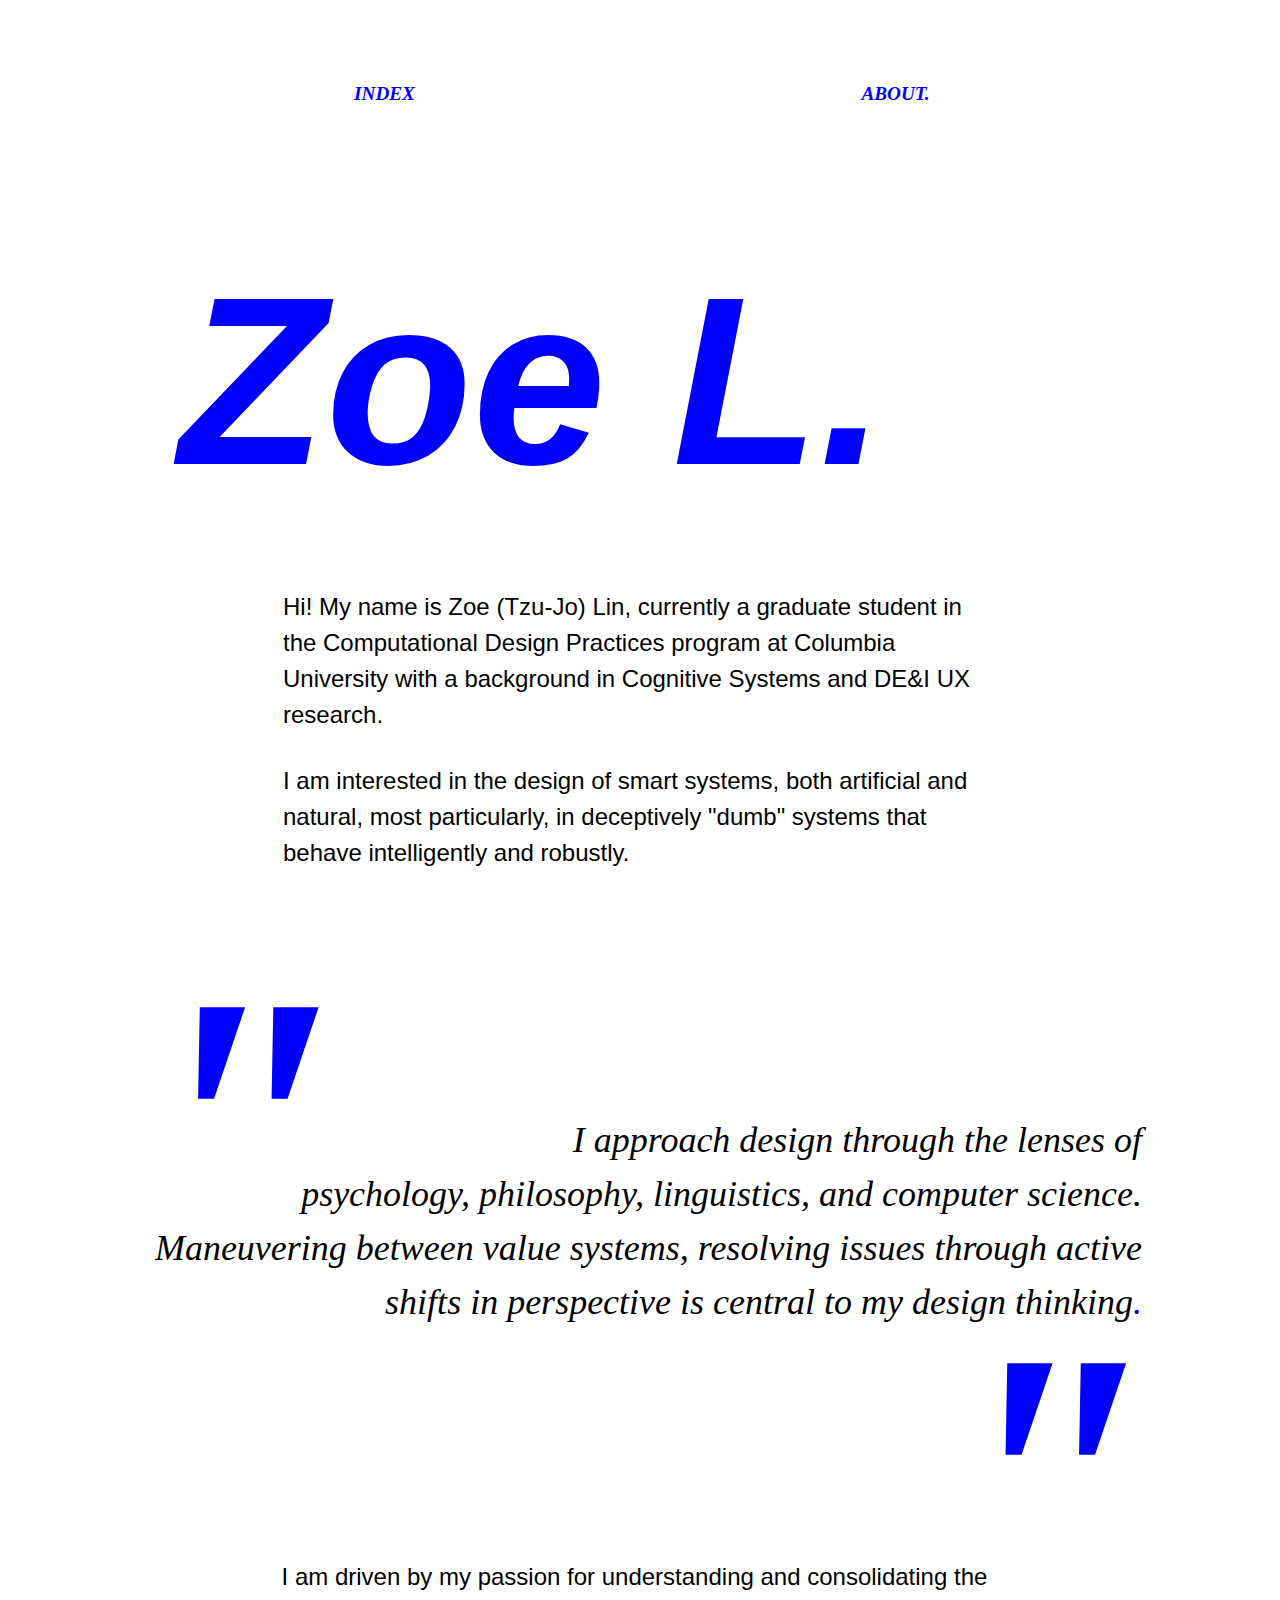
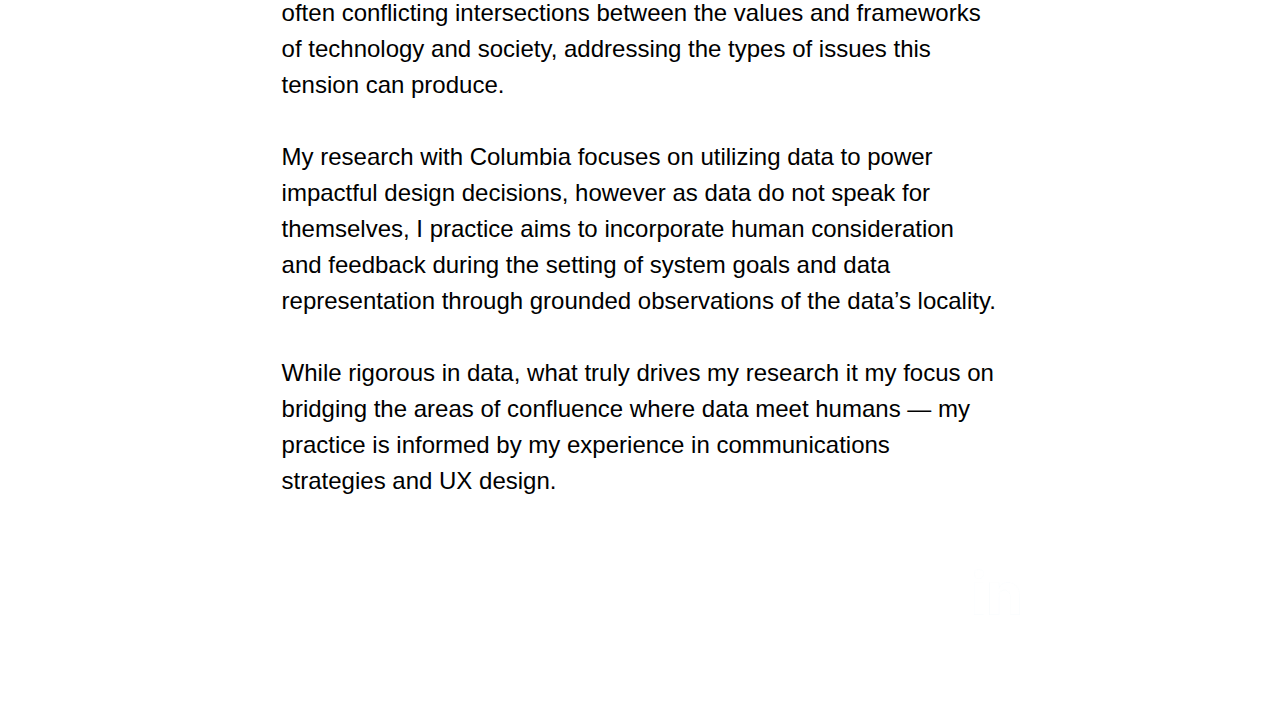
<file: about.html>
<!DOCTYPE html>
<html>
    <head>
        <title>About</title>
        <meta charset="utf-8">
        <link rel="stylesheet" href="style.css">
      </head>
    <body style="background-color:white; margin:5% 10% 0% 10%;">
        <header style="margin-bottom: 0; padding-bottom: 0;">
            <nav>
                <table style="width:100%">
                    <tr>
                        <th style="width: 50%;"><a href="index.html"><h2> 
                            INDEX 
                        </h2></a></th>
                        <th style="width: 50%;"><a href="about.html"><h2> 
                            ABOUT. 
                        </h2></a></th>
                      </tr>
                </table>
            </nav>
            <h1>Zoe L.</h1>
        </header>
        <table>
            <tr>
                <td style="padding: 0 15% 0 15%;">
                    <div class="text">
                        Hi! My name is Zoe (Tzu-Jo) Lin, currently a graduate student in the Computational Design Practices program at Columbia University with a background in Cognitive Systems and DE&I UX research.
                    </div>
                    <div class="text">
                        I am interested in the design of smart systems, both artificial and natural, most particularly, in deceptively "dumb" systems that behave intelligently and robustly. 
                    </div>
                </td>
            </tr>
        </table>
        <div class="text" style="text-align: left; font-style:italic; margin-top:80px; ">
            <span><b><sub>"    </sub></b></span>
        </div> 
        <div class="text" style="text-align: right; font-style:italic; margin-top:-100px ; margin-bottom:50px; padding-right:10px;">
            <span>
                I approach design through the lenses of 
                <br>psychology, philosophy, linguistics, and computer science. 
                <br>Maneuvering between value systems, resolving issues through active shifts in perspective is central to my design thinking<c style="color: blue;">.</c>
            </span>        
        </div> 
        <div class="text" style="text-align: right; font-style:italic; margin-top:-70px;">
            <span><b><sub>"    </sub></b></span>
        </div> 
        <div class="text" style="padding: 0 15% 0 15%;"> 
            I am driven by my passion for understanding and consolidating the often conflicting intersections between the values and frameworks of technology and society, 
            addressing the types of issues this tension can produce. 
            <br><br>
            My research with Columbia focuses on utilizing data to power impactful design decisions, however as data do not speak for themselves, I practice aims to incorporate human consideration 
            and feedback during the setting of system goals and data representation through grounded observations of the data’s locality.
            <br><br>
            While rigorous in data, what truly drives my research it 
            my focus on bridging the areas of confluence where data meet humans — my practice is informed by my experience in communications strategies and UX design.
        </div>
    <footer style="margin: 5%;">
        <p style="text-align: right; margin-bottom: 0px;">
        <a href="https://www.instagram.com/zoelin1122/"><img src="Assets/IG.png" alt="IG" style="padding:1%; width:5%"></a>
        <a href="https://www.linkedin.com/in/zoe-tzu-jo-lin-00b18047/"><img src="Assets/LI.png" alt="LI" style="padding:1%; width:5%"></a>
        <a href="Zoe Lin_CV.pdf"><img src="Assets/cv.png" alt="CV.png" style="padding:1%; width:5%"></a></p>
    </footer>
</html>
</file>
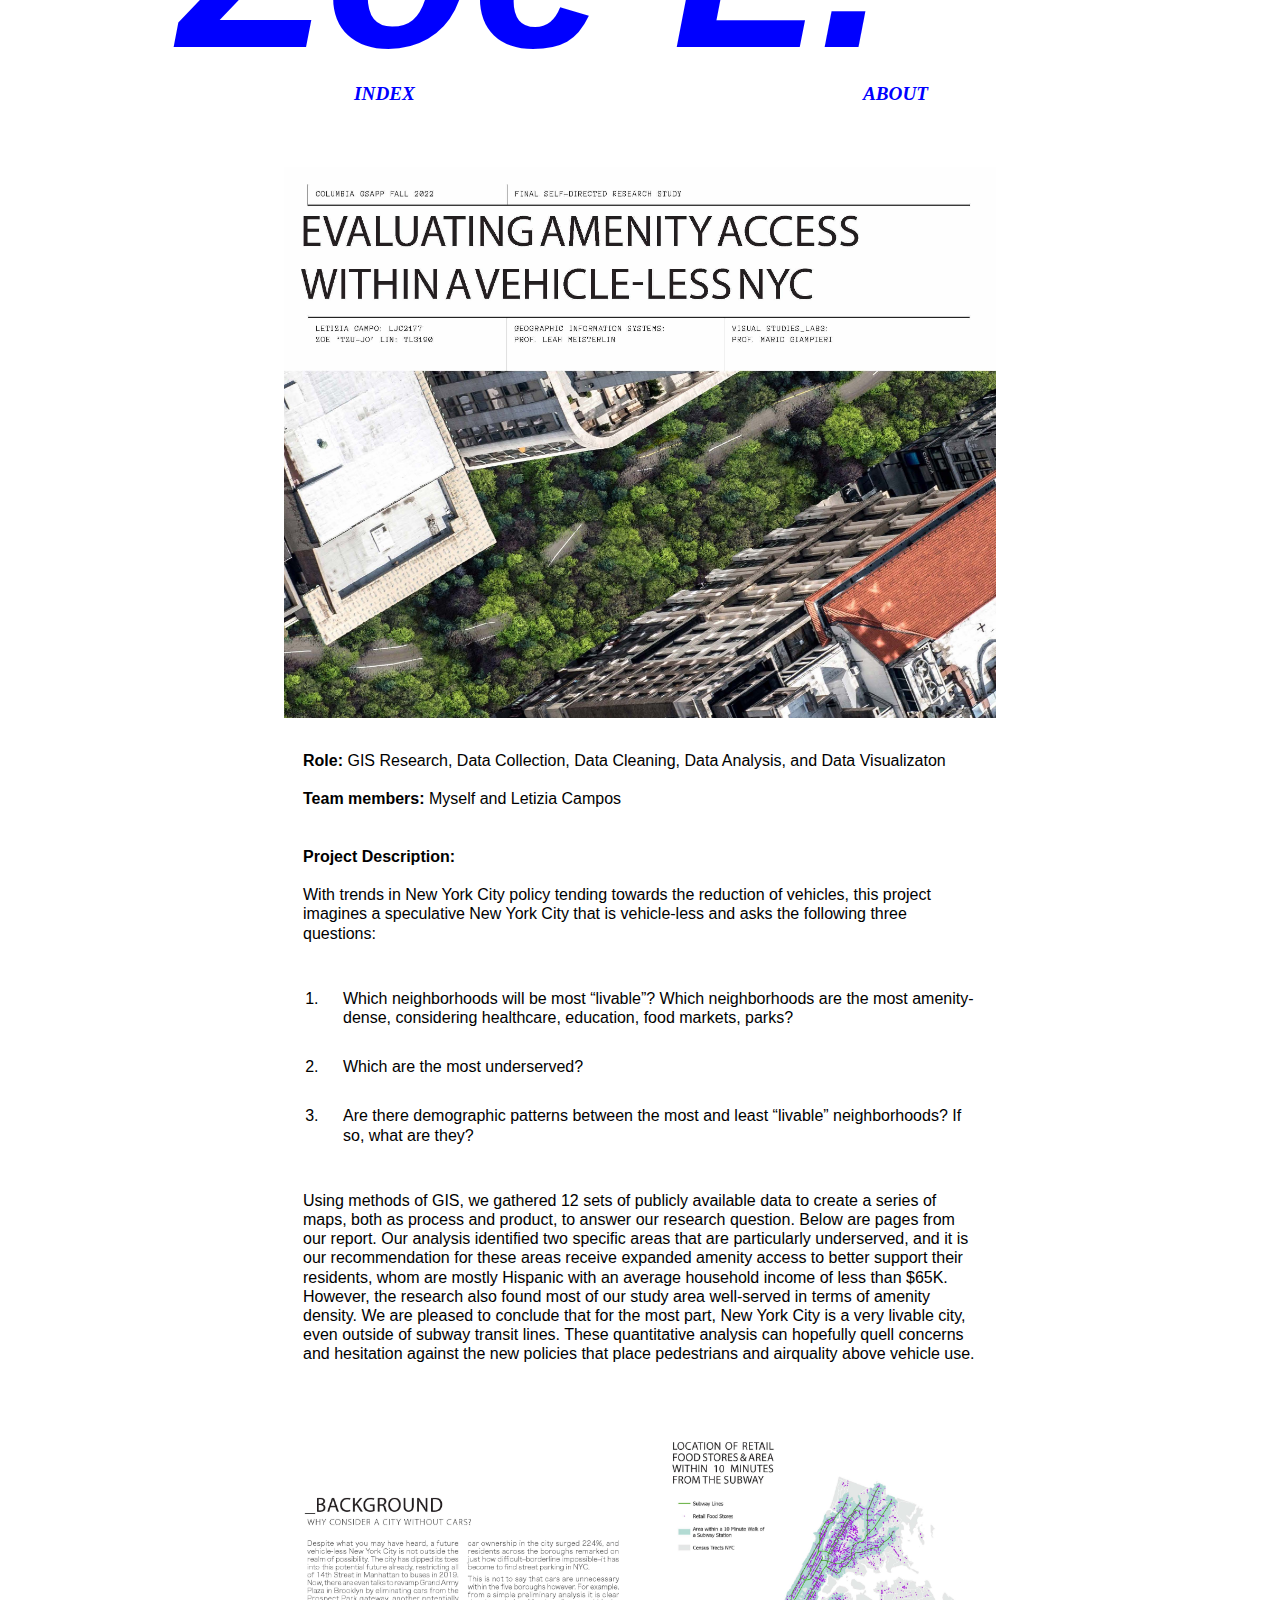
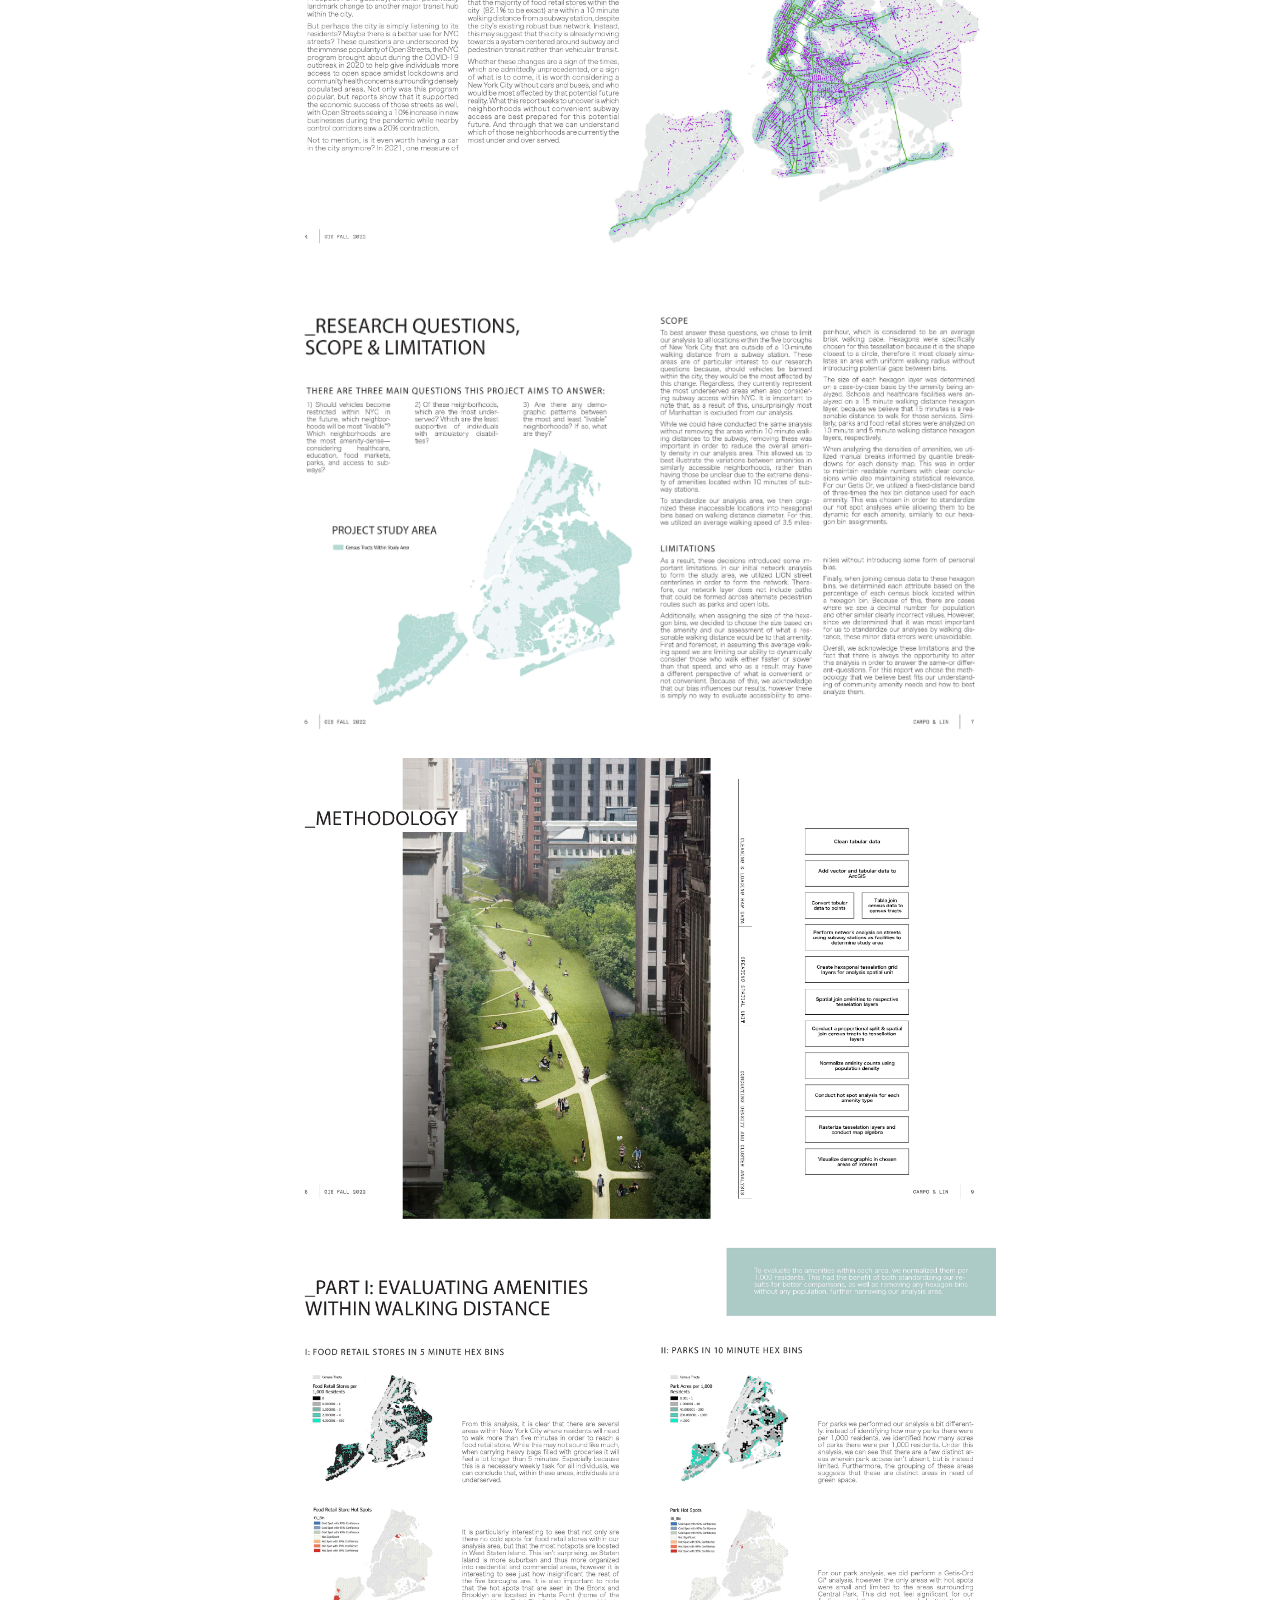
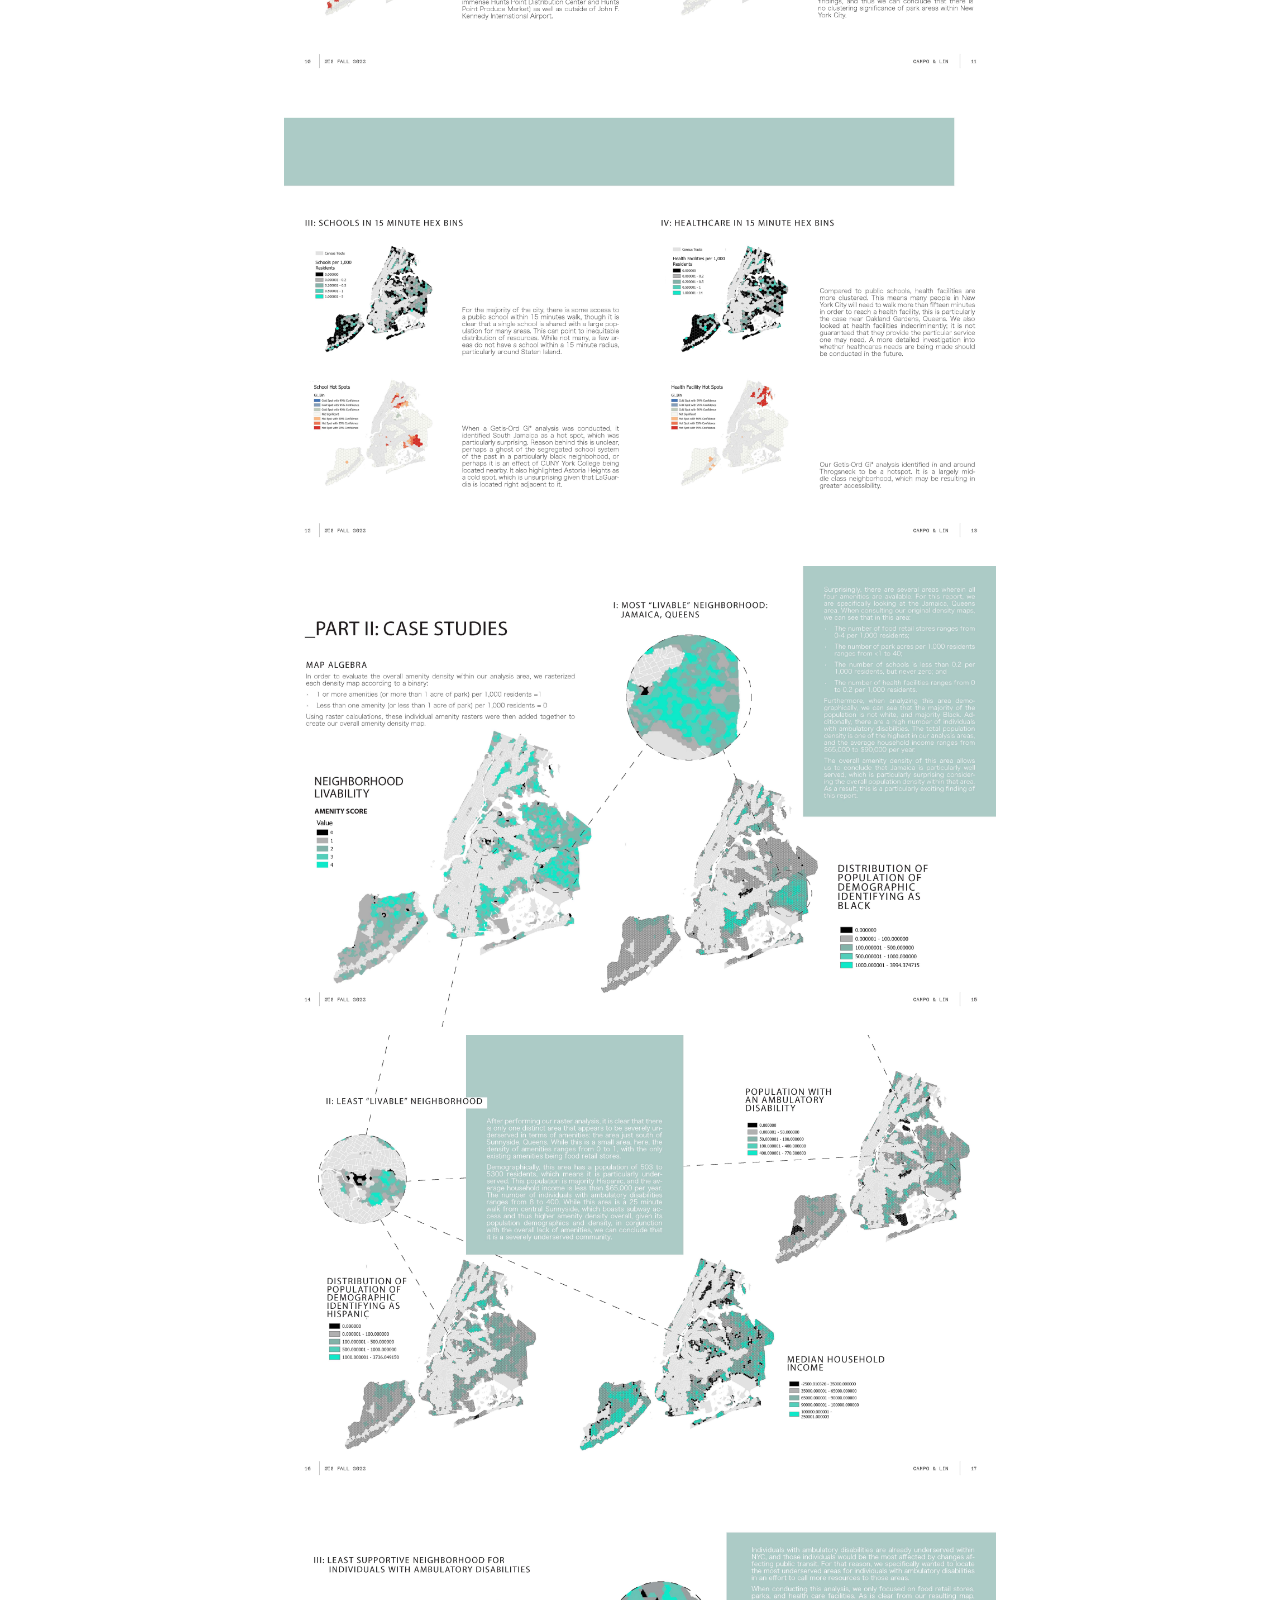
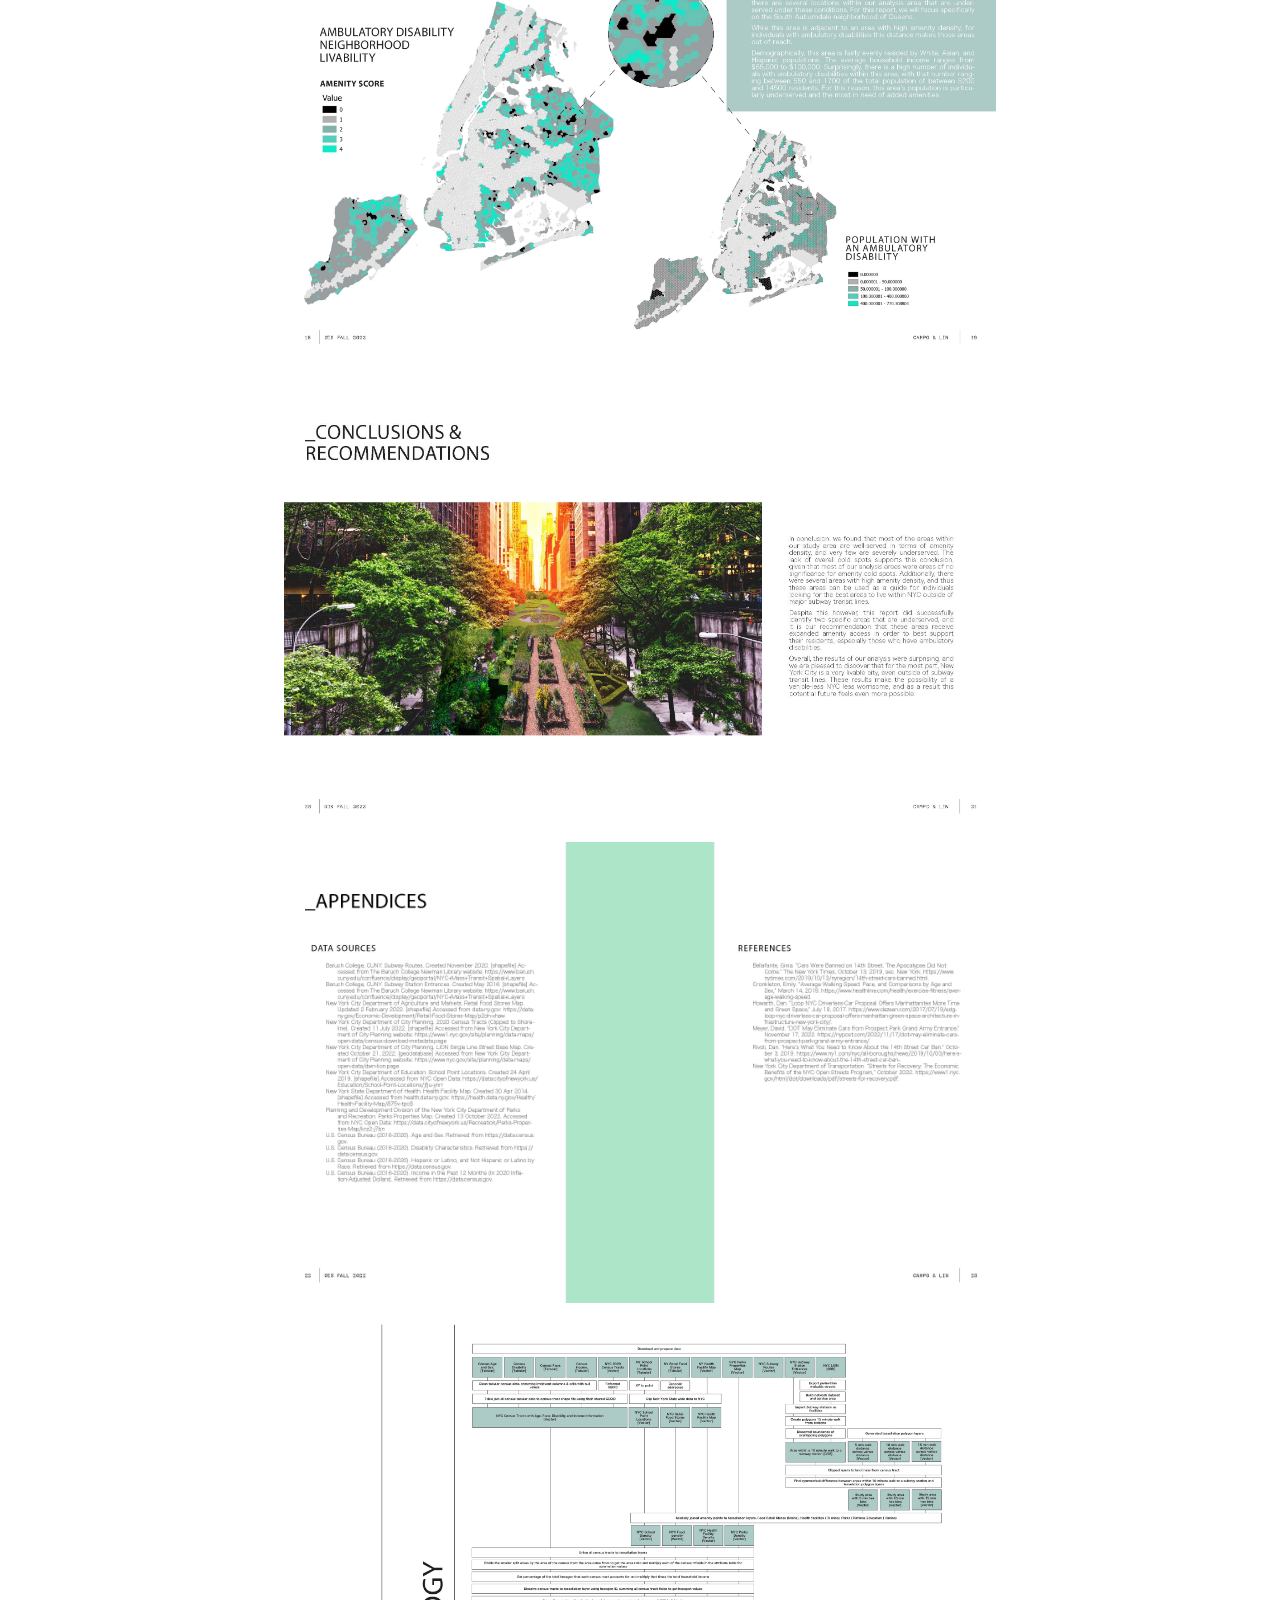
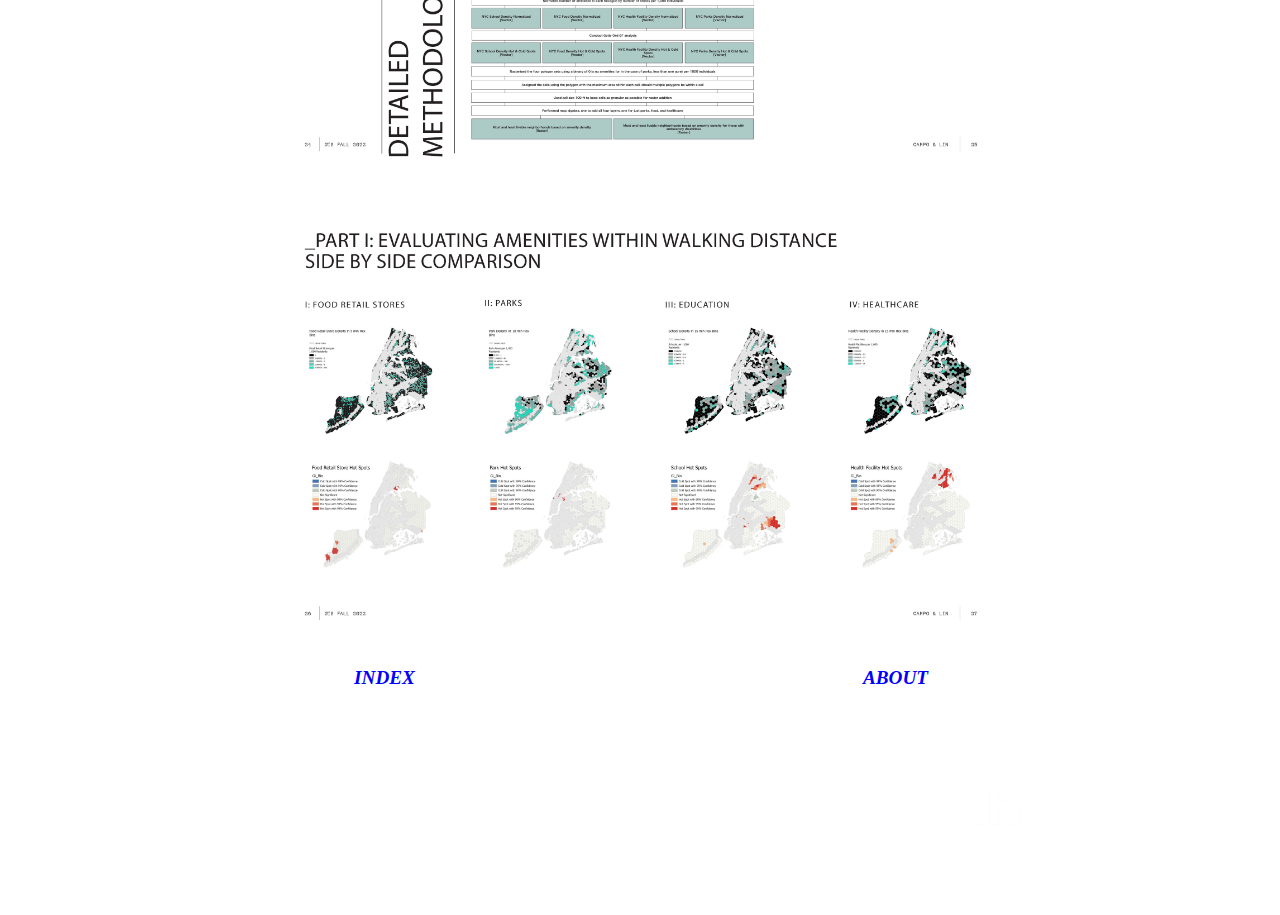
<file: ChinatownFoodNetwork.html>
<!DOCTYPE html>
<html>
    <head>
        <title> Evaluating Amenity Access Within A Vehicle-less NYC </title>
        <meta charset="utf-8">
        <link rel="stylesheet" href="style.css">
      </head>
    <body style="background-color:white; margin:5% 10% 0% 10%;">
        <header style="margin-bottom: 0; padding-bottom: 0;">
            <nav>
                <table style="width:100%">
                    <tr>
                        <th style="width: 50%;"><a href="index.html"><h2> 
                            INDEX 
                        </h2></a></th>
                        <th style="width: 50%;"><a href="about.html"><h2> 
                            ABOUT 
                        </h2></a></th>
                      </tr>
                </table>
            </nav>   
            <h1 style="margin-top: -25%;">Zoe L.</h1>     
        </header>

        <table style="width:100%; margin-top: 100px;">
            <tr>
                <td>
                    <div>
                        <img src="Assets/GIS/GIS_Page_01 copy.jpg" alt="GIS" style="width:70%; padding: 0 15% 0 15%;">
                    </div>
                </td>
            </tr>   
            <tr>
                <td style="padding: 0 15% 0 15%;vertical-align:top">
                    <div class="project_title">
                    <p class="subtext">
                        <b>Role:</b> GIS Research, Data Collection, Data Cleaning, Data Analysis, and Data Visualizaton
                        <br><br><b>Team members: </b>Myself and Letizia Campos
                        <br><br><br>
                        <b>Project Description:</b>
                        <br><br>
                        With trends in New York City policy tending towards the reduction of vehicles, this project imagines a speculative New York City that is vehicle-less and asks the following three questions:
                        <br>
                    </p>
                    <ol>
                        <li>
                            Which neighborhoods will be most “livable”? Which neighborhoods are the most amenity-dense, considering healthcare, education, food markets, parks?
                        </li>
                        <li>
                            Which are the most underserved?
                        </li>
                        <li>
                            Are there demographic patterns between the most and least “livable” neighborhoods? If so, what are they?
                        </li>
                      </ol> 
                    <p class="subtext">
                        Using methods of GIS, we gathered 12 sets of publicly available data to create a series of maps, both as process and product, to answer our research question. Below are pages from our report. Our analysis identified two specific areas that are particularly underserved, and it is our recommendation for these areas receive expanded amenity access to better support their residents, whom are mostly Hispanic with an average household income of less than $65K. However, the research also found most of our study area well-served in terms of amenity density. We are pleased to conclude that for the most part, New York City is a very livable city, even outside of subway transit lines. These quantitative analysis can hopefully quell concerns and hesitation against the new policies that place pedestrians and airquality above vehicle use.
                    </p>
                    </div>
                </td>
            </tr>
            <tr>
                <td>
                    <div>
                        <img src="Assets/GIS/GIS_Page_03.jpg" alt="GIS" style="width:70%; padding: 0 15% 0 15%;">
                    </div>
                </td>
            </tr>   
            <tr>
                <td>
                    <div>
                        <img src="Assets/GIS/GIS_Page_04.jpg" alt="GIS" style="width:70%; padding: 0 15% 0 15%;">
                    </div>
                </td>
            </tr> 
            <tr>
                <td>
                    <div>
                        <img src="Assets/GIS/GIS_Page_05.jpg" alt="GIS" style="width:70%; padding: 0 15% 0 15%;">
                    </div>
                </td>
            </tr> 
            <tr>
                <td>
                    <div>
                        <img src="Assets/GIS/GIS_Page_06.jpg" alt="GIS" style="width:70%; padding: 0 15% 0 15%;">
                    </div>
                </td>
            </tr> 
            <tr>
                <td>
                    <div>
                        <img src="Assets/GIS/GIS_Page_07.jpg" alt="GIS" style="width:70%; padding: 0 15% 0 15%;">
                    </div>
                </td>
            </tr>   
            <tr>
                <td>
                    <div>
                        <img src="Assets/GIS/GIS_Page_08.jpg" alt="GIS" style="width:70%; padding: 0 15% 0 15%;">
                    </div>
                </td>
            </tr> 
            <tr>
                <td>
                    <div>
                        <img src="Assets/GIS/GIS_Page_09.jpg" alt="GIS" style="width:70%; padding: 0 15% 0 15%;">
                    </div>
                </td>
            </tr> 
            <tr>
                <td>
                    <div>
                        <img src="Assets/GIS/GIS_Page_10.jpg" alt="GIS" style="width:70%; padding: 0 15% 0 15%;">
                    </div>
                </td>
            </tr> 
            <tr>
                <td>
                    <div>
                        <img src="Assets/GIS/GIS_Page_11.jpg" alt="GIS" style="width:70%; padding: 0 15% 0 15%;">
                    </div>
                </td>
            </tr> 
            <tr>
                <td>
                    <div>
                        <img src="Assets/GIS/GIS_Page_12.jpg" alt="GIS" style="width:70%; padding: 0 15% 0 15%;">
                    </div>
                </td>
            </tr> 
            <tr>
                <td>
                    <div>
                        <img src="Assets/GIS/GIS_Page_13.jpg" alt="GIS" style="width:70%; padding: 0 15% 0 15%;">
                    </div>
                </td>
            </tr> 
            <tr>
                <td>
                    <div>
                        <img src="Assets/GIS/GIS_Page_14.jpg" alt="GIS" style="width:70%; padding: 0 15% 0 15%;">
                    </div>
                </td>
            </tr> 
        </table>
        <nav>
            <table style="width:100%">
                <tr>
                    <th style="width: 50%;"><a href="index.html"><h2> 
                        INDEX 
                    </h2></a></th>
                    <th style="width: 50%;"><a href="about.html"><h2> 
                        ABOUT 
                    </h2></a></th>
                  </tr>
            </table>
        </nav>   
    </body>
    <footer style="margin: 5%;">
        <p style="text-align: right; margin-bottom: 0px;">
        <a href="https://www.instagram.com/zoelin1122/"><img src="Assets/IG.png" alt="IG" style="padding:1%; width:5%"></a>
        <a href="https://www.linkedin.com/in/zoe-tzu-jo-lin-00b18047/"><img src="Assets/LI.png" alt="LI" style="padding:1%; width:5%"></a>
        <a href="Zoe Lin_CV.pdf"><img src="Assets/cv.png" alt="CV.png" style="padding:1%; width:5%"></a></p>
    </footer>
</html>
</file>
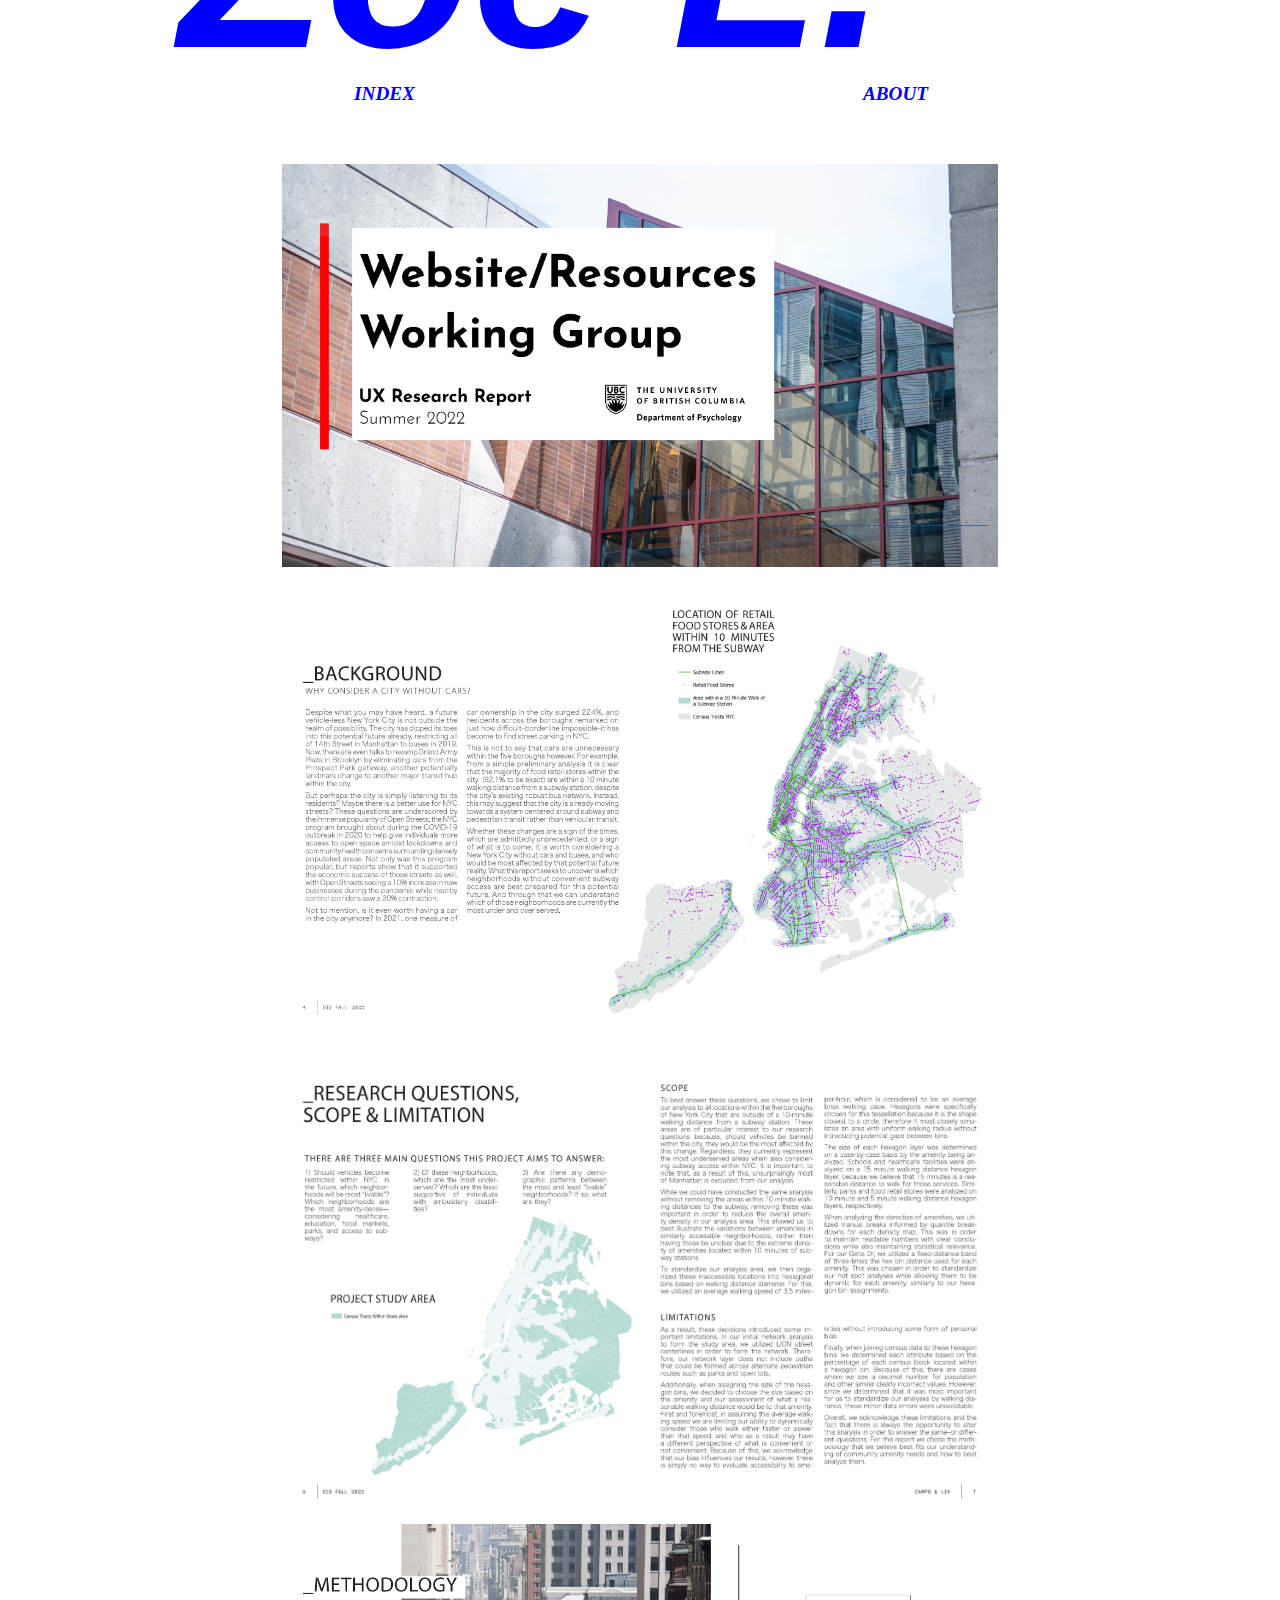
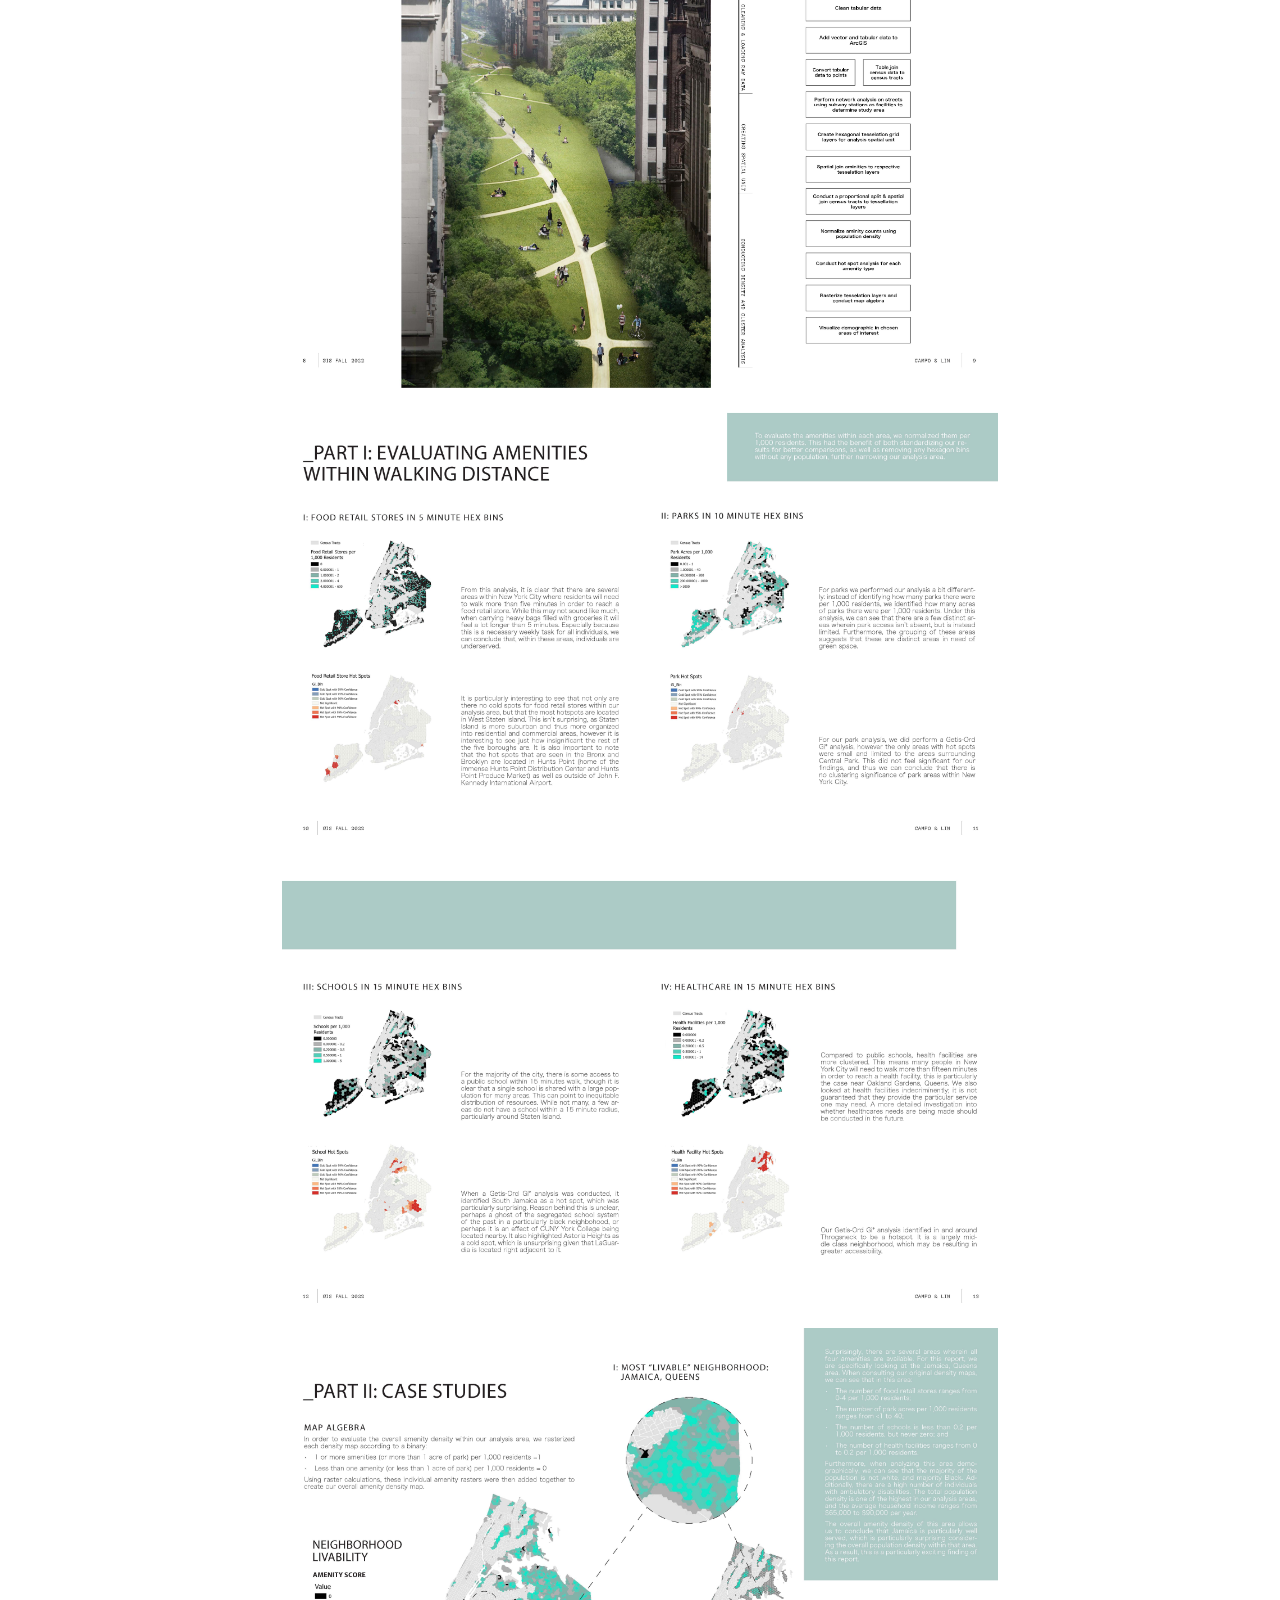
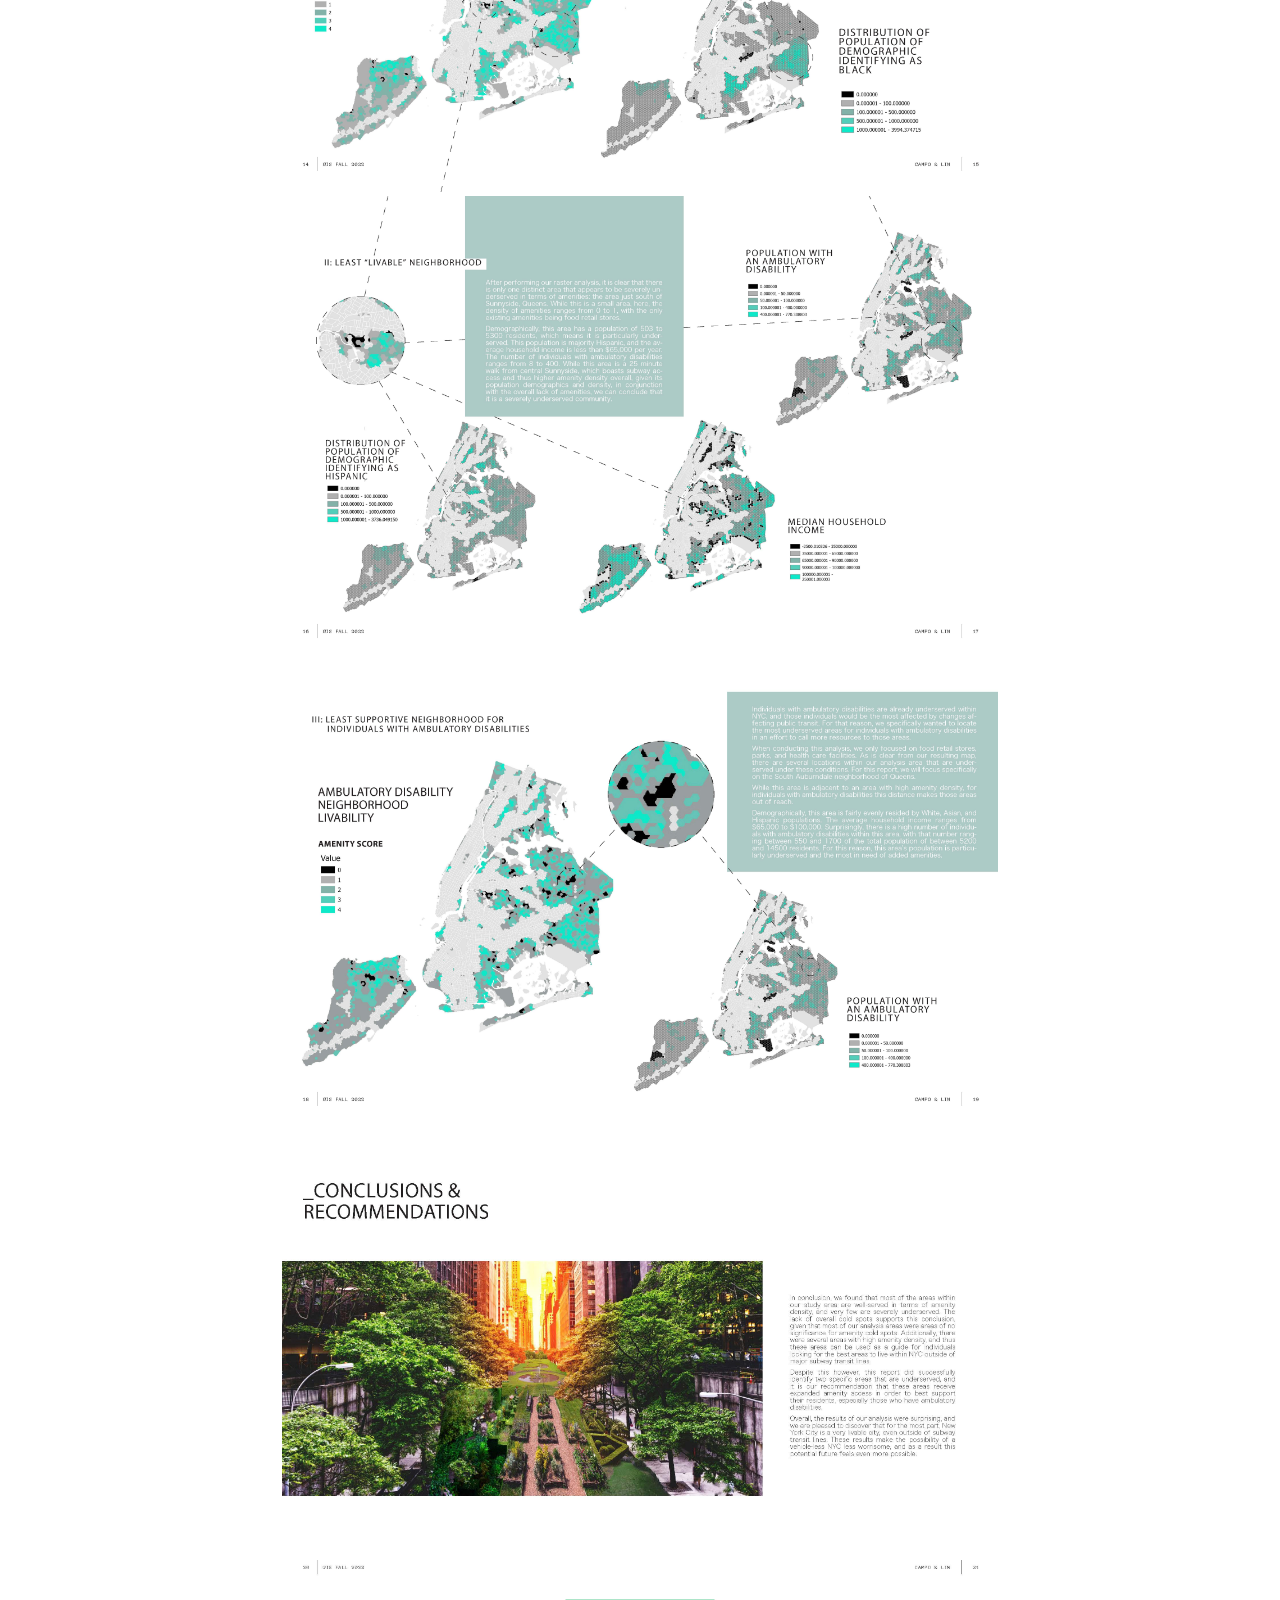
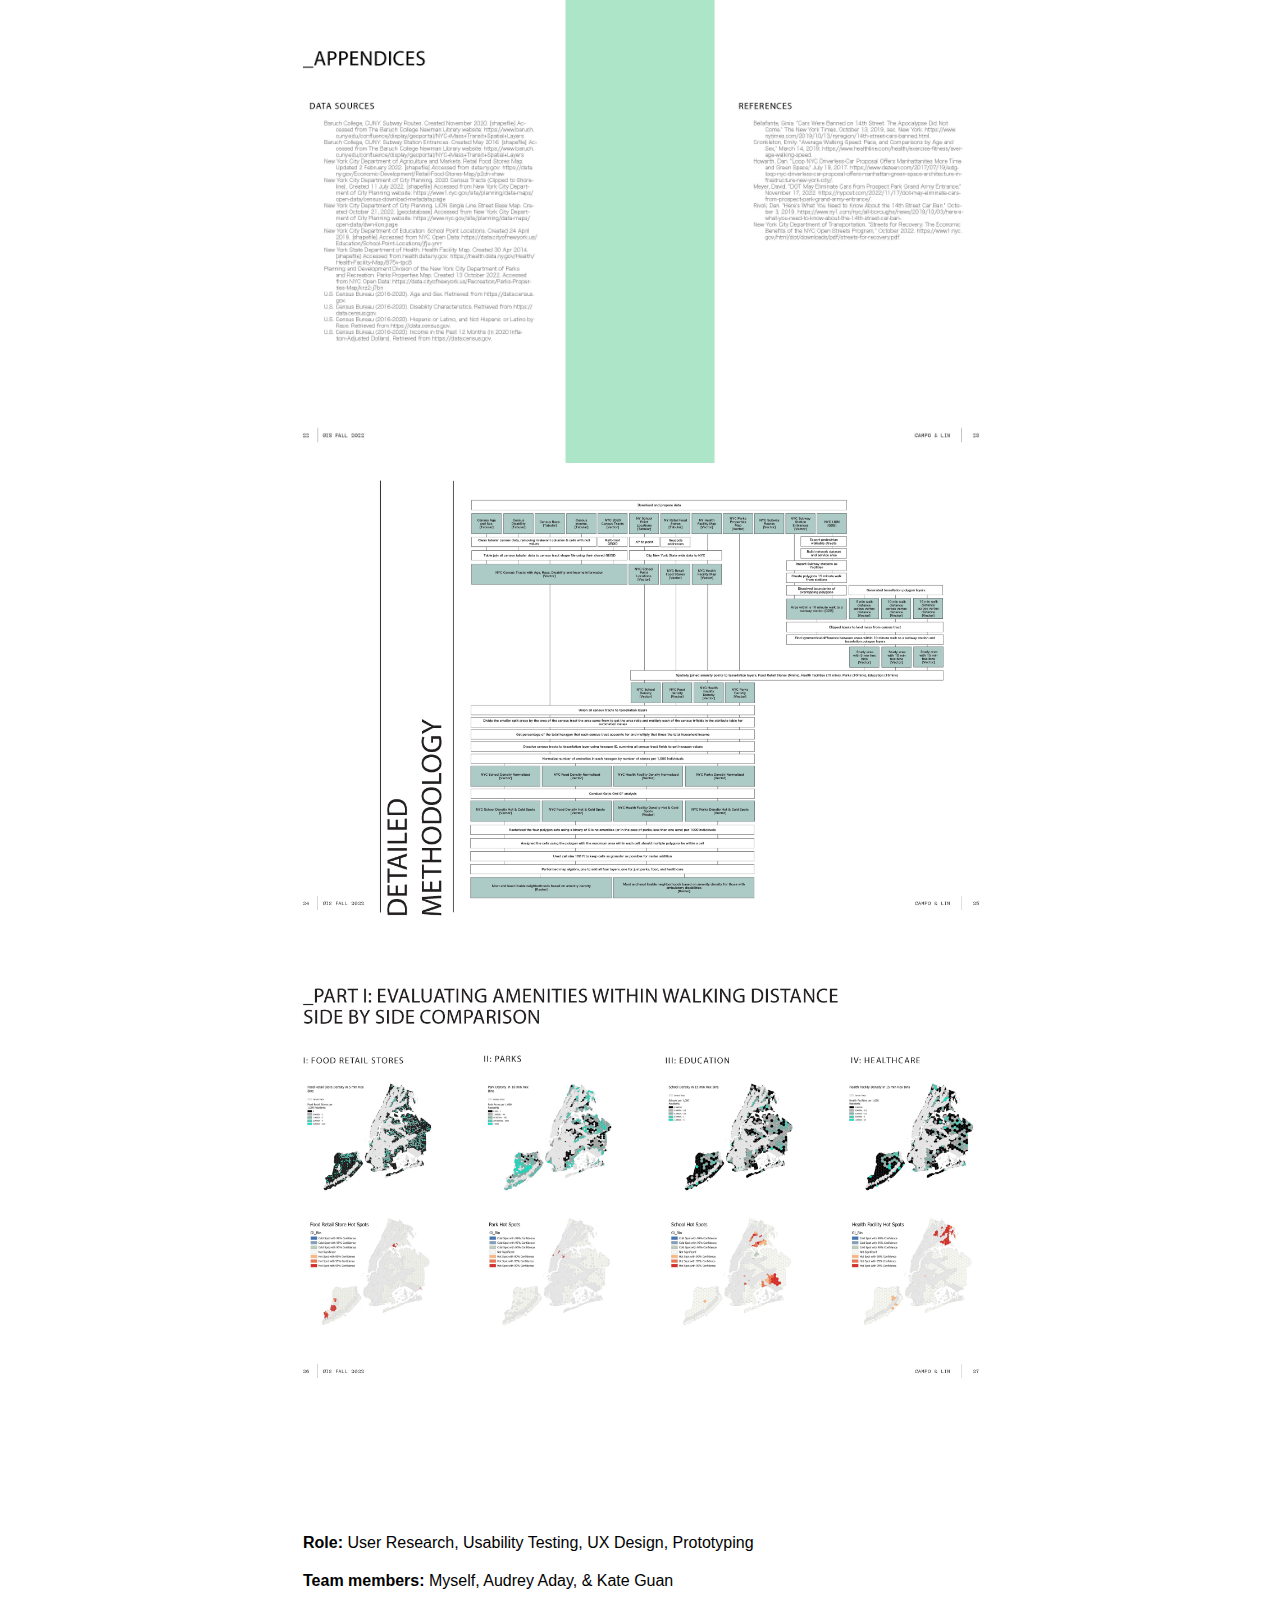
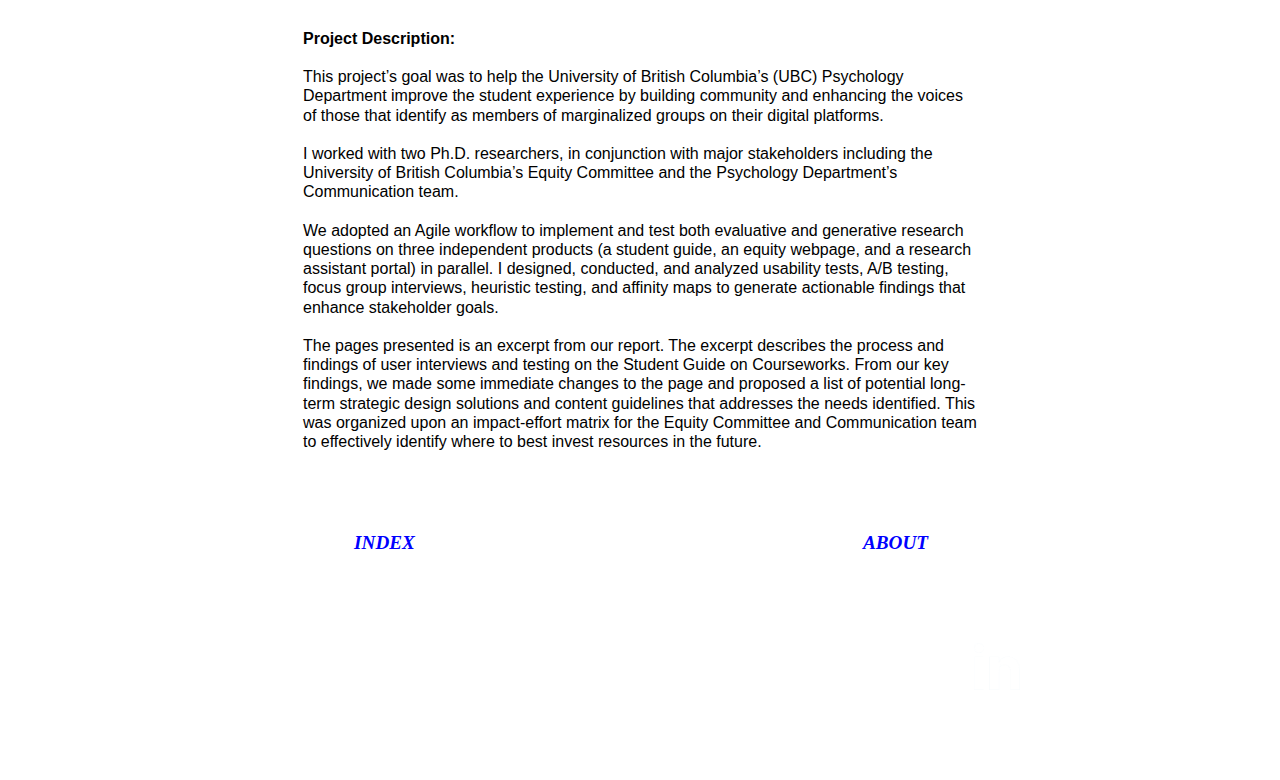
<file: UX copy.html>
<!DOCTYPE html>
<html>
    <head>
        <title>EDI User Experience Research</title>
        <meta charset="utf-8">
        <link rel="stylesheet" href="style.css">
      </head>
    <body style="background-color:white; margin:5% 10% 0% 10%;">
        <header style="margin-bottom: 0; padding-bottom: 0;">
            <nav>
                <table style="width:100%">
                    <tr>
                        <th style="width: 50%;"><a href="index.html"><h2> 
                            INDEX 
                        </h2></a></th>
                        <th style="width: 50%;"><a href="about.html"><h2> 
                            ABOUT 
                        </h2></a></th>
                      </tr>
                </table>
            </nav>   
            <h1 style="margin-top: -25%;">Zoe L.</h1>     
        </header>

        <table style="width:100%; margin-top: 100px;">
            <tr>
                    <div>
                        <img src="Assets/EDI_UX/WRWG UX Research Summary S2022_Page_01.jpg" alt="GIS" style="width:70%; padding: 0 15% 0 15%;">
                    </div>
                </td>
            </tr>   
            <tr>
                <td style="padding: 0 15% 0 15%;vertical-align:top">
                    <div class="project_title">
                    <p class="subtext">
                        <b>Role:</b> User Research, Usability Testing, UX Design, Prototyping
                        <br><br><b>Team members: </b>Myself, Audrey Aday, & Kate Guan
                        <br><br><br>
                        <b>Project Description:</b>
                        <br><br>                        
                        This project’s goal was to help the University of British Columbia’s (UBC) Psychology Department improve the student experience by building community and enhancing the voices of those that identify as members of marginalized groups on their digital platforms.
                        <br><br>I worked with two Ph.D. researchers, in conjunction with major stakeholders including the University of British Columbia’s Equity Committee and the Psychology Department’s Communication team.
                        <br><br>We adopted an Agile workflow to implement and test both evaluative and generative research questions on three independent products (a student guide, an equity webpage, and a research assistant portal) in parallel. I designed, conducted, and analyzed usability tests, A/B testing, focus group interviews, heuristic testing, and affinity maps to generate actionable findings that enhance stakeholder goals.
                        <br><br>The pages presented is an excerpt from our report. The excerpt describes the process and findings of user interviews and testing on the Student Guide on Courseworks. From our key findings, we made some immediate changes to the page and proposed a list of potential long-term strategic design solutions and content guidelines that addresses the needs identified. This was organized upon an impact-effort matrix for the Equity Committee and Communication team to effectively identify where to best invest resources in the future.
                    </p>
                    </div>
                </td>
            </tr>
            <tr>
                    <div>
                        <img src="Assets/GIS/GIS_Page_03.jpg" alt="GIS" style="width:70%; padding: 0 15% 0 15%;">
                    </div>
                </td>
            </tr>   
            <tr>
                    <div>
                        <img src="Assets/GIS/GIS_Page_04.jpg" alt="GIS" style="width:70%; padding: 0 15% 0 15%;">
                    </div>
                </td>
            </tr> 
            <tr>
                    <div>
                        <img src="Assets/GIS/GIS_Page_05.jpg" alt="GIS" style="width:70%; padding: 0 15% 0 15%;">
                    </div>
                </td>
            </tr> 
            <tr>
                    <div>
                        <img src="Assets/GIS/GIS_Page_06.jpg" alt="GIS" style="width:70%; padding: 0 15% 0 15%;">
                    </div>
                </td>
            </tr> 
            <tr>
                    <div>
                        <img src="Assets/GIS/GIS_Page_07.jpg" alt="GIS" style="width:70%; padding: 0 15% 0 15%;">
                    </div>
                </td>
            </tr>   
            <tr>
                    <div>
                        <img src="Assets/GIS/GIS_Page_08.jpg" alt="GIS" style="width:70%; padding: 0 15% 0 15%;">
                    </div>
                </td>
            </tr> 
            <tr>
                    <div>
                        <img src="Assets/GIS/GIS_Page_09.jpg" alt="GIS" style="width:70%; padding: 0 15% 0 15%;">
                    </div>
                </td>
            </tr> 
            <tr>
                    <div>
                        <img src="Assets/GIS/GIS_Page_10.jpg" alt="GIS" style="width:70%; padding: 0 15% 0 15%;">
                    </div>
                </td>
            </tr> 
            <tr>
                    <div>
                        <img src="Assets/GIS/GIS_Page_11.jpg" alt="GIS" style="width:70%; padding: 0 15% 0 15%;">
                    </div>
                </td>
            </tr> 
            <tr>
                    <div>
                        <img src="Assets/GIS/GIS_Page_12.jpg" alt="GIS" style="width:70%; padding: 0 15% 0 15%;">
                    </div>
                </td>
            </tr> 
            <tr>
                    <div>
                        <img src="Assets/GIS/GIS_Page_13.jpg" alt="GIS" style="width:70%; padding: 0 15% 0 15%;">
                    </div>
                </td>
            </tr> 
            <tr>
                    <div>
                        <img src="Assets/GIS/GIS_Page_14.jpg" alt="GIS" style="width:70%; padding: 0 15% 0 15%;">
                    </div>
                </td>
            </tr> 
        </table>
        <nav>
            <table style="width:100%">
                <tr>
                    <th style="width: 50%;"><a href="index.html"><h2> 
                        INDEX 
                    </h2></a></th>
                    <th style="width: 50%;"><a href="about.html"><h2> 
                        ABOUT 
                    </h2></a></th>
                  </tr>
            </table>
        </nav>   
    </body>
    <footer style="margin: 5%;">
        <p style="text-align: right; margin-bottom: 0px;">
        <a href="https://www.instagram.com/zoelin1122/"><img src="Assets/IG.png" alt="IG" style="padding:1%; width:5%"></a>
        <a href="https://www.linkedin.com/in/zoe-tzu-jo-lin-00b18047/"><img src="Assets/LI.png" alt="LI" style="padding:1%; width:5%"></a>
        <a href="Zoe Lin_CV.pdf"><img src="Assets/cv.png" alt="CV.png" style="padding:1%; width:5%"></a></p>
    </footer>
</html>
</file>
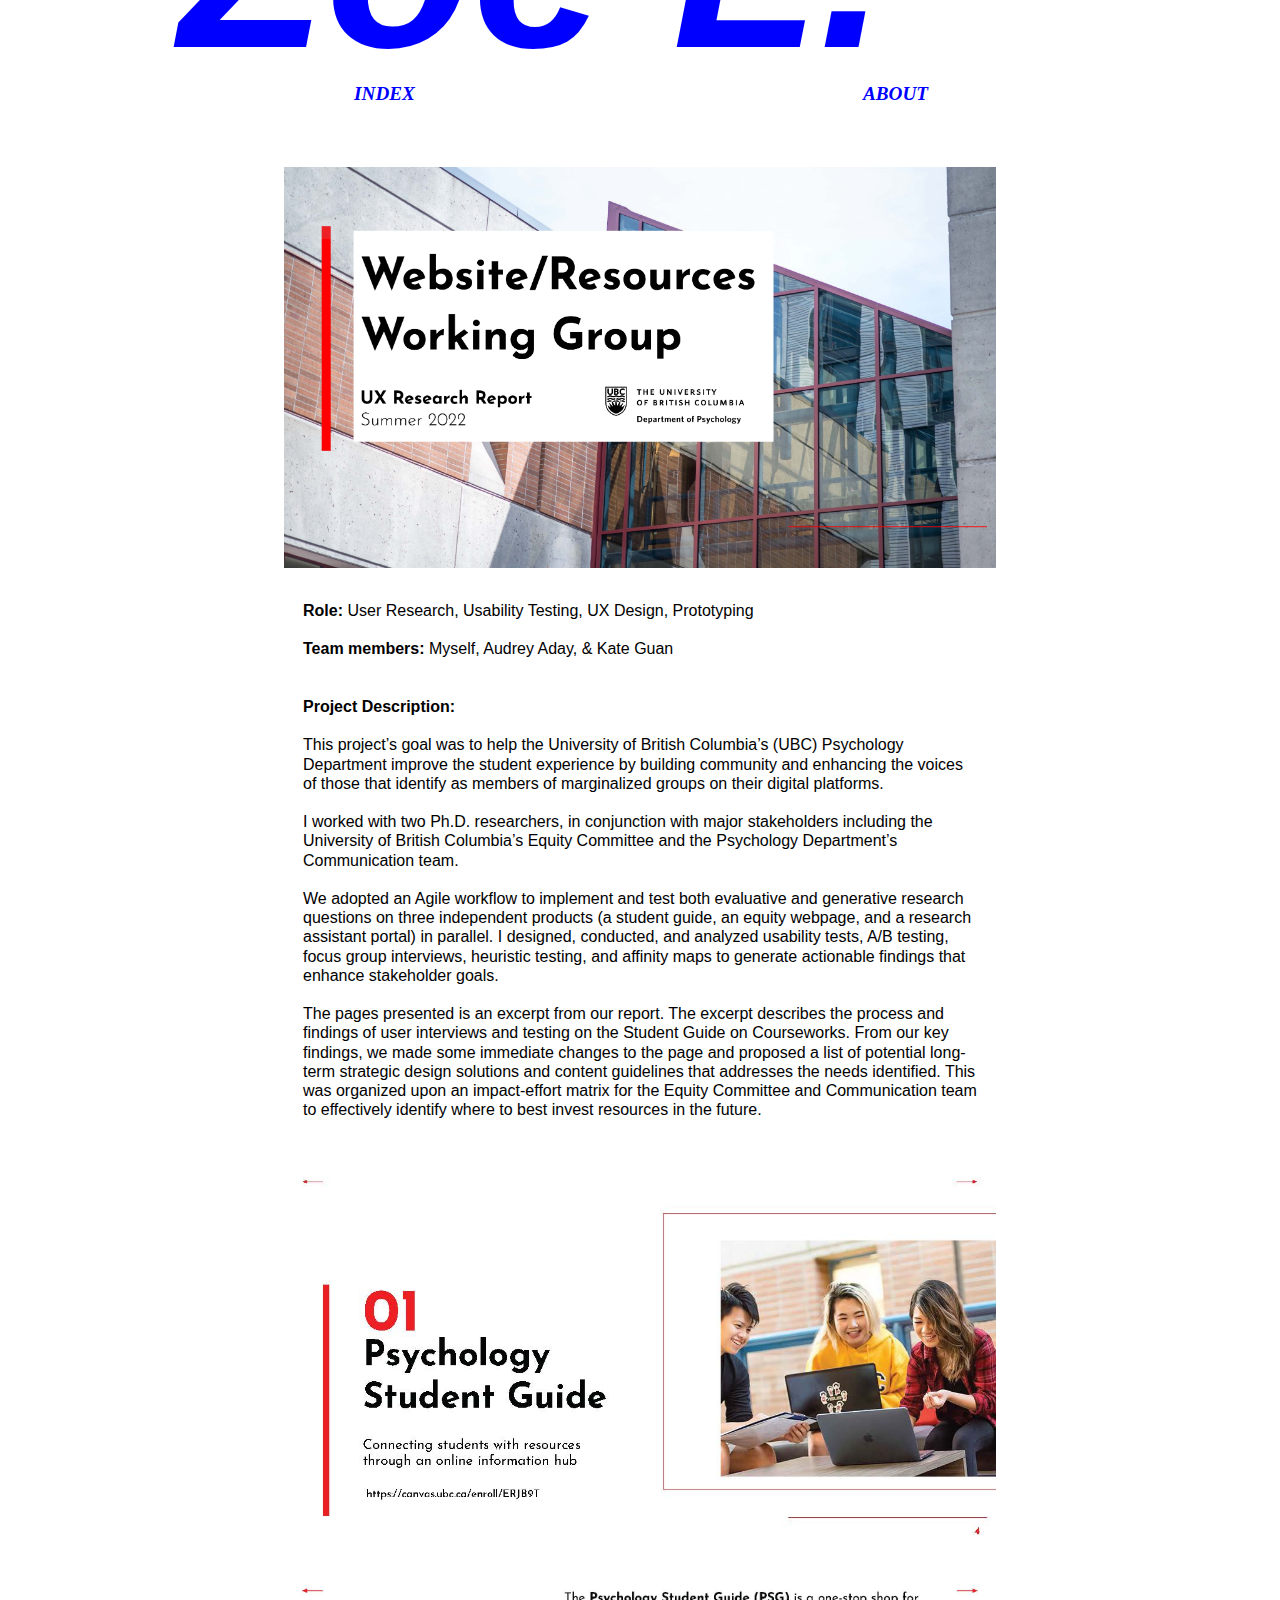
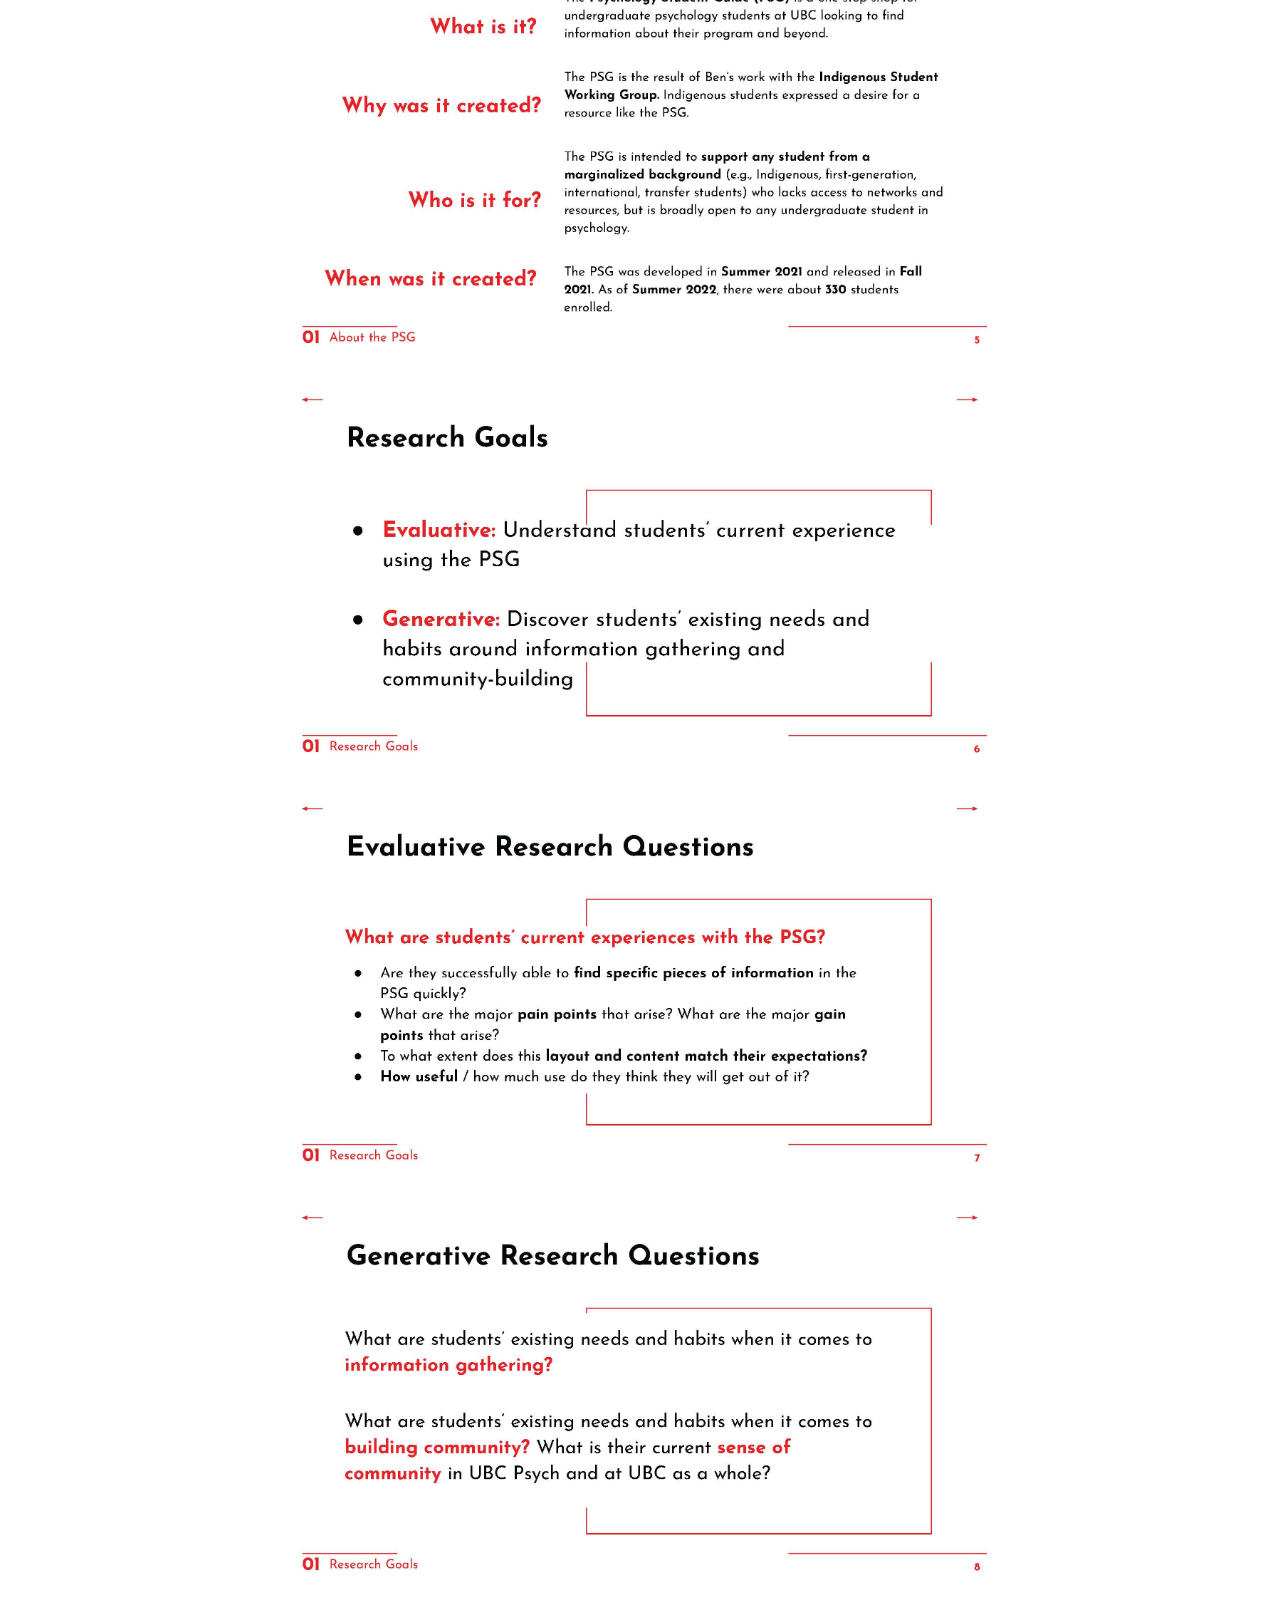
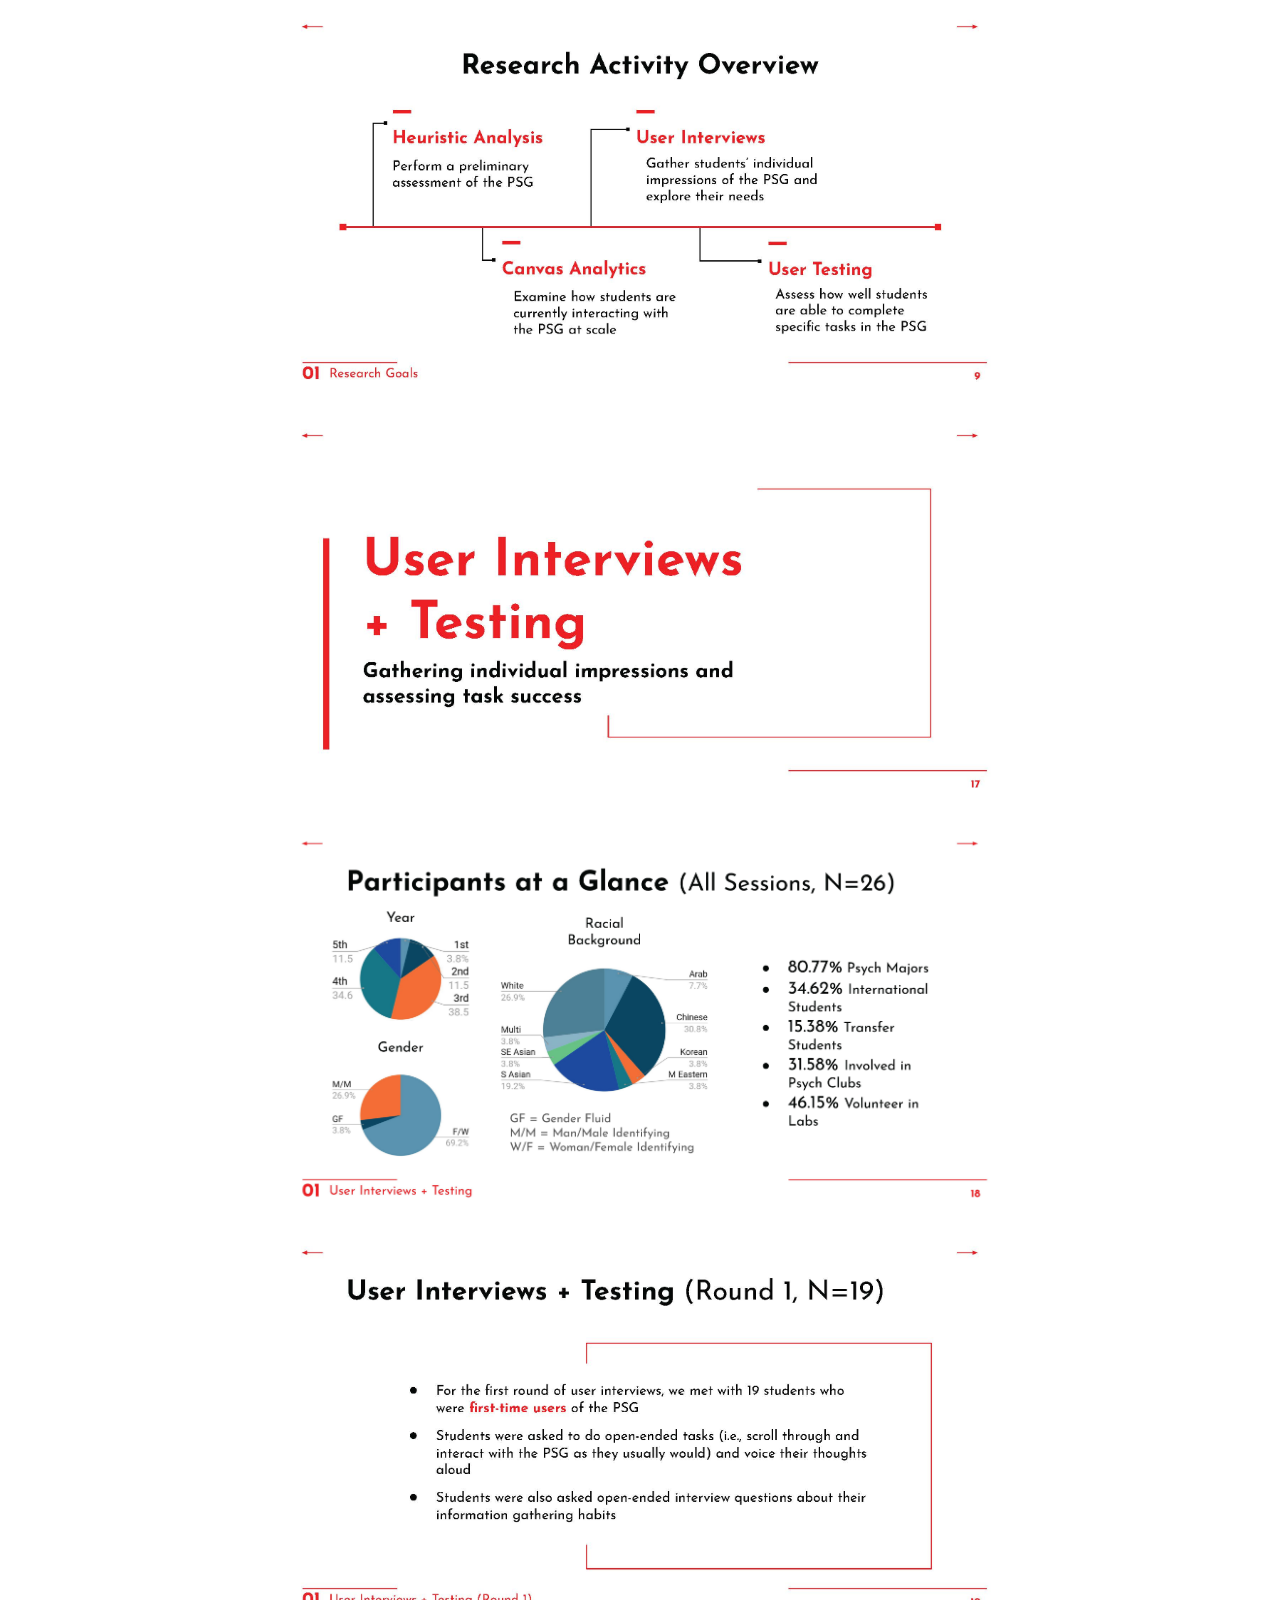
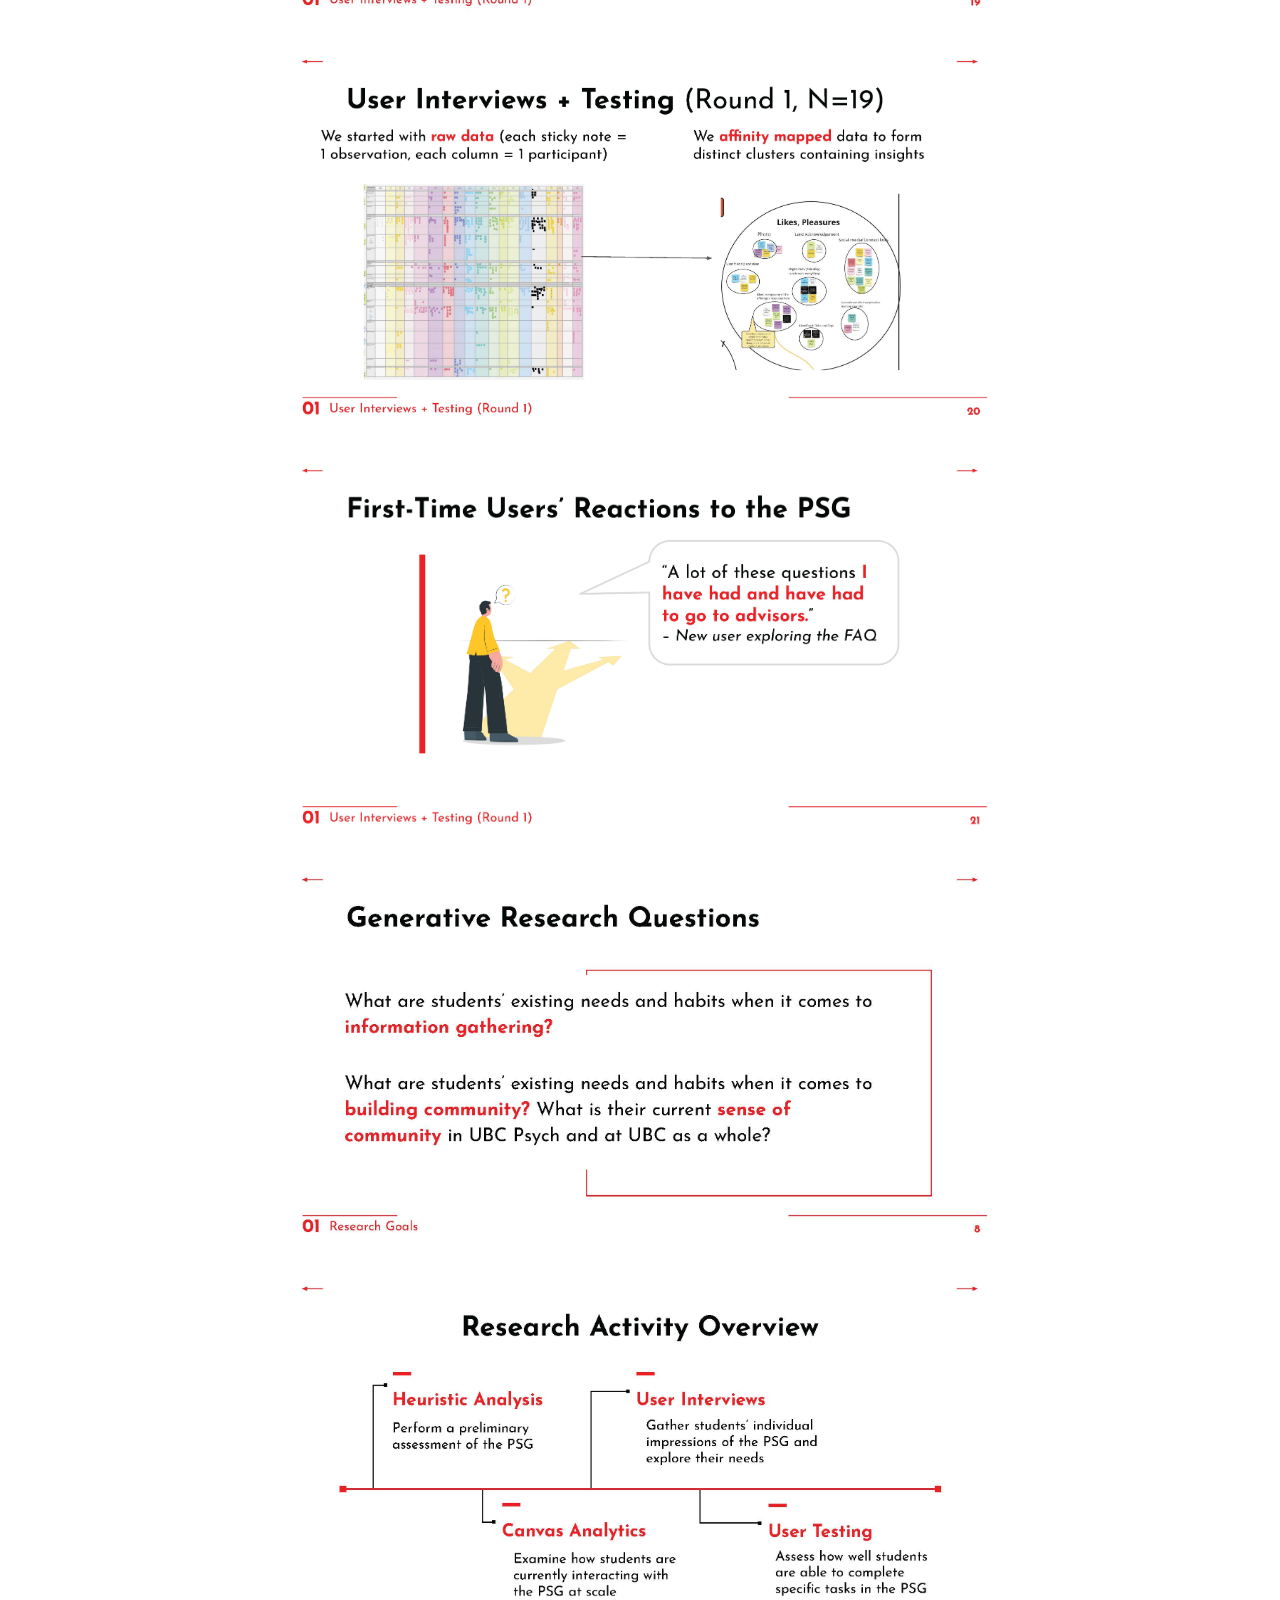
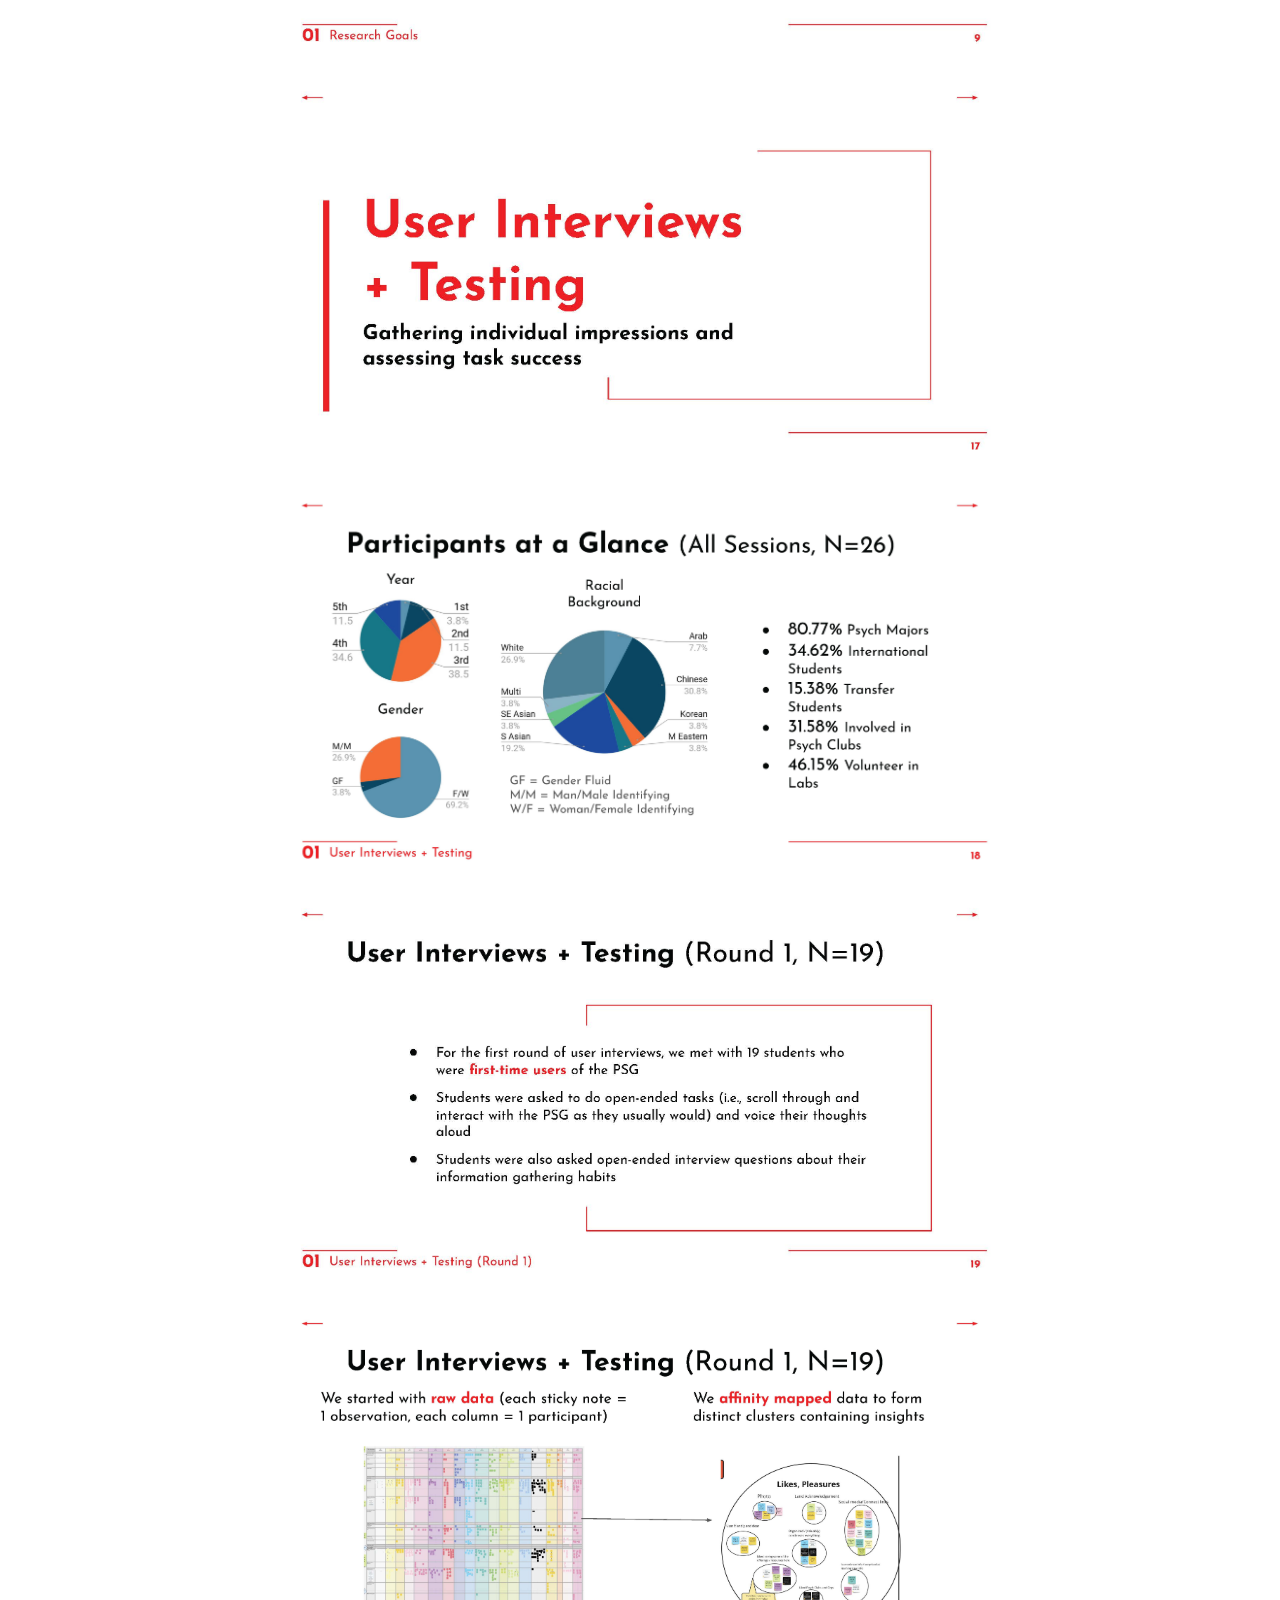
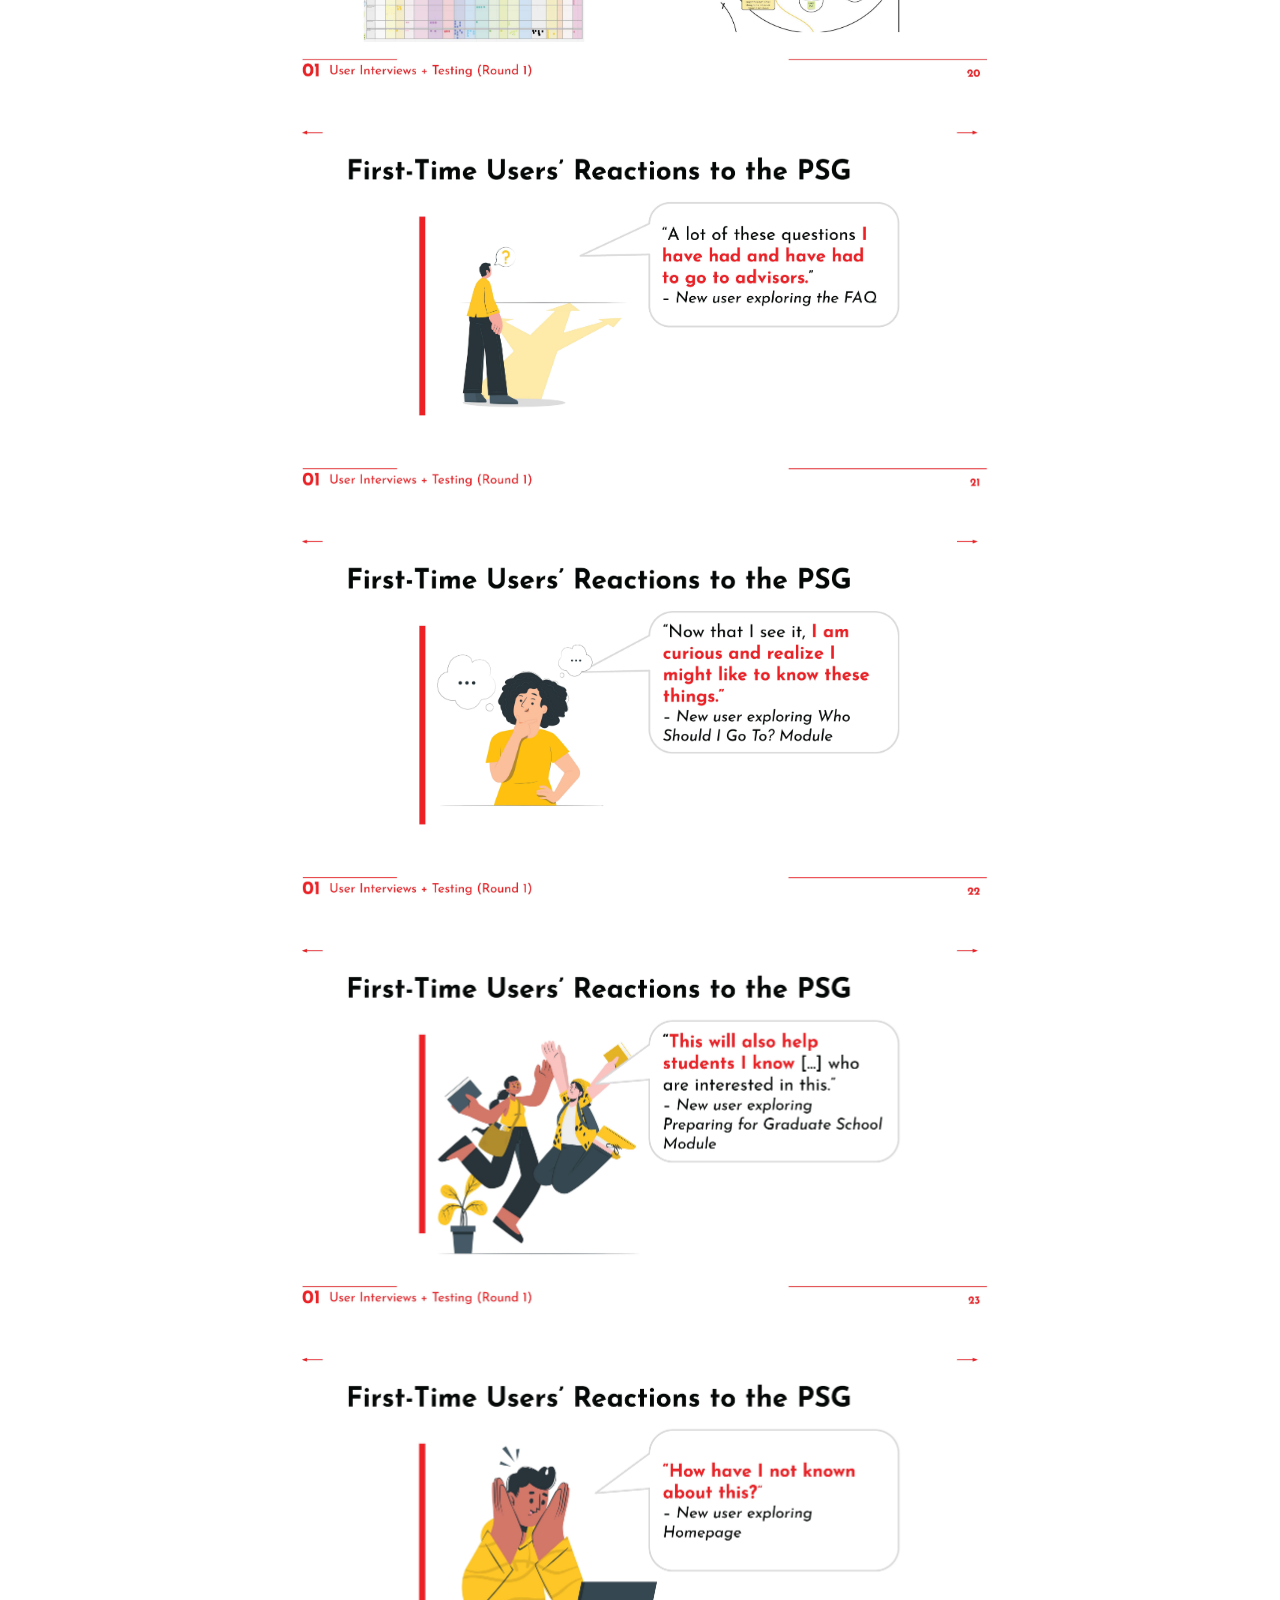
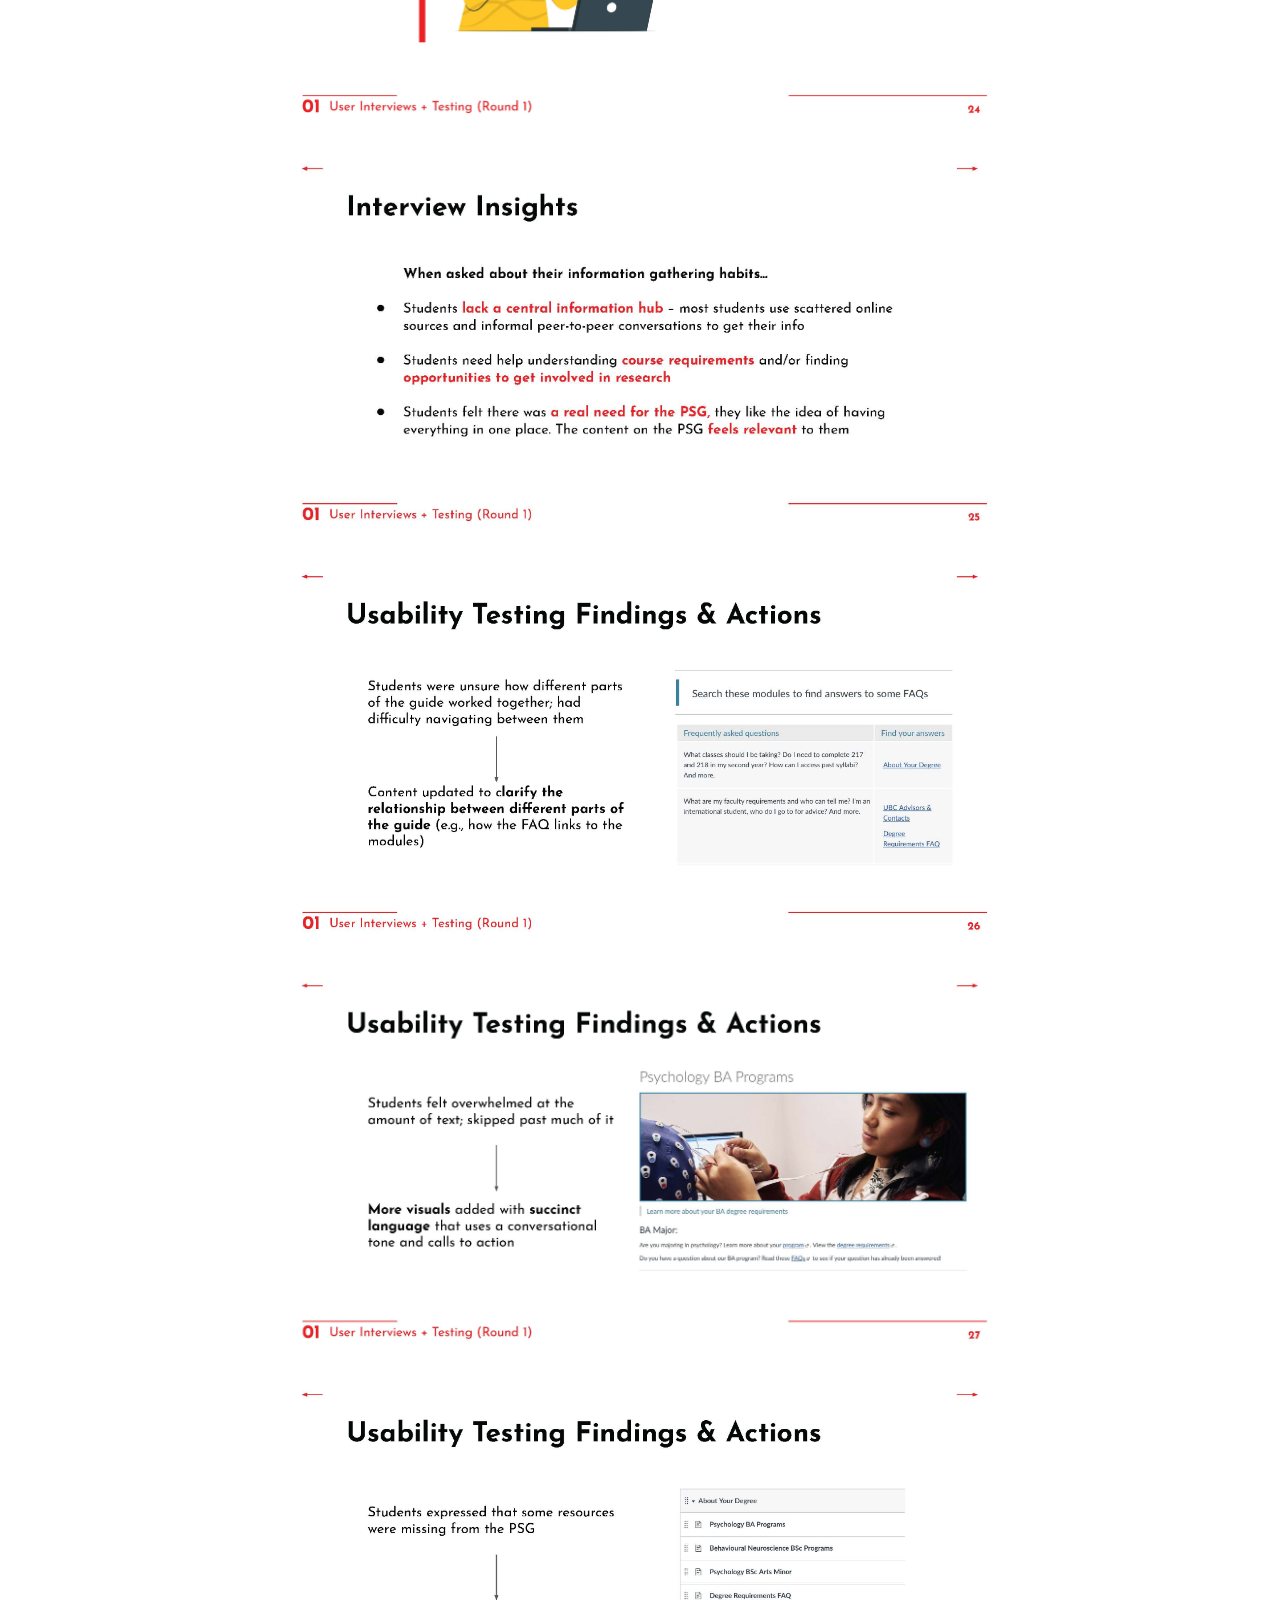
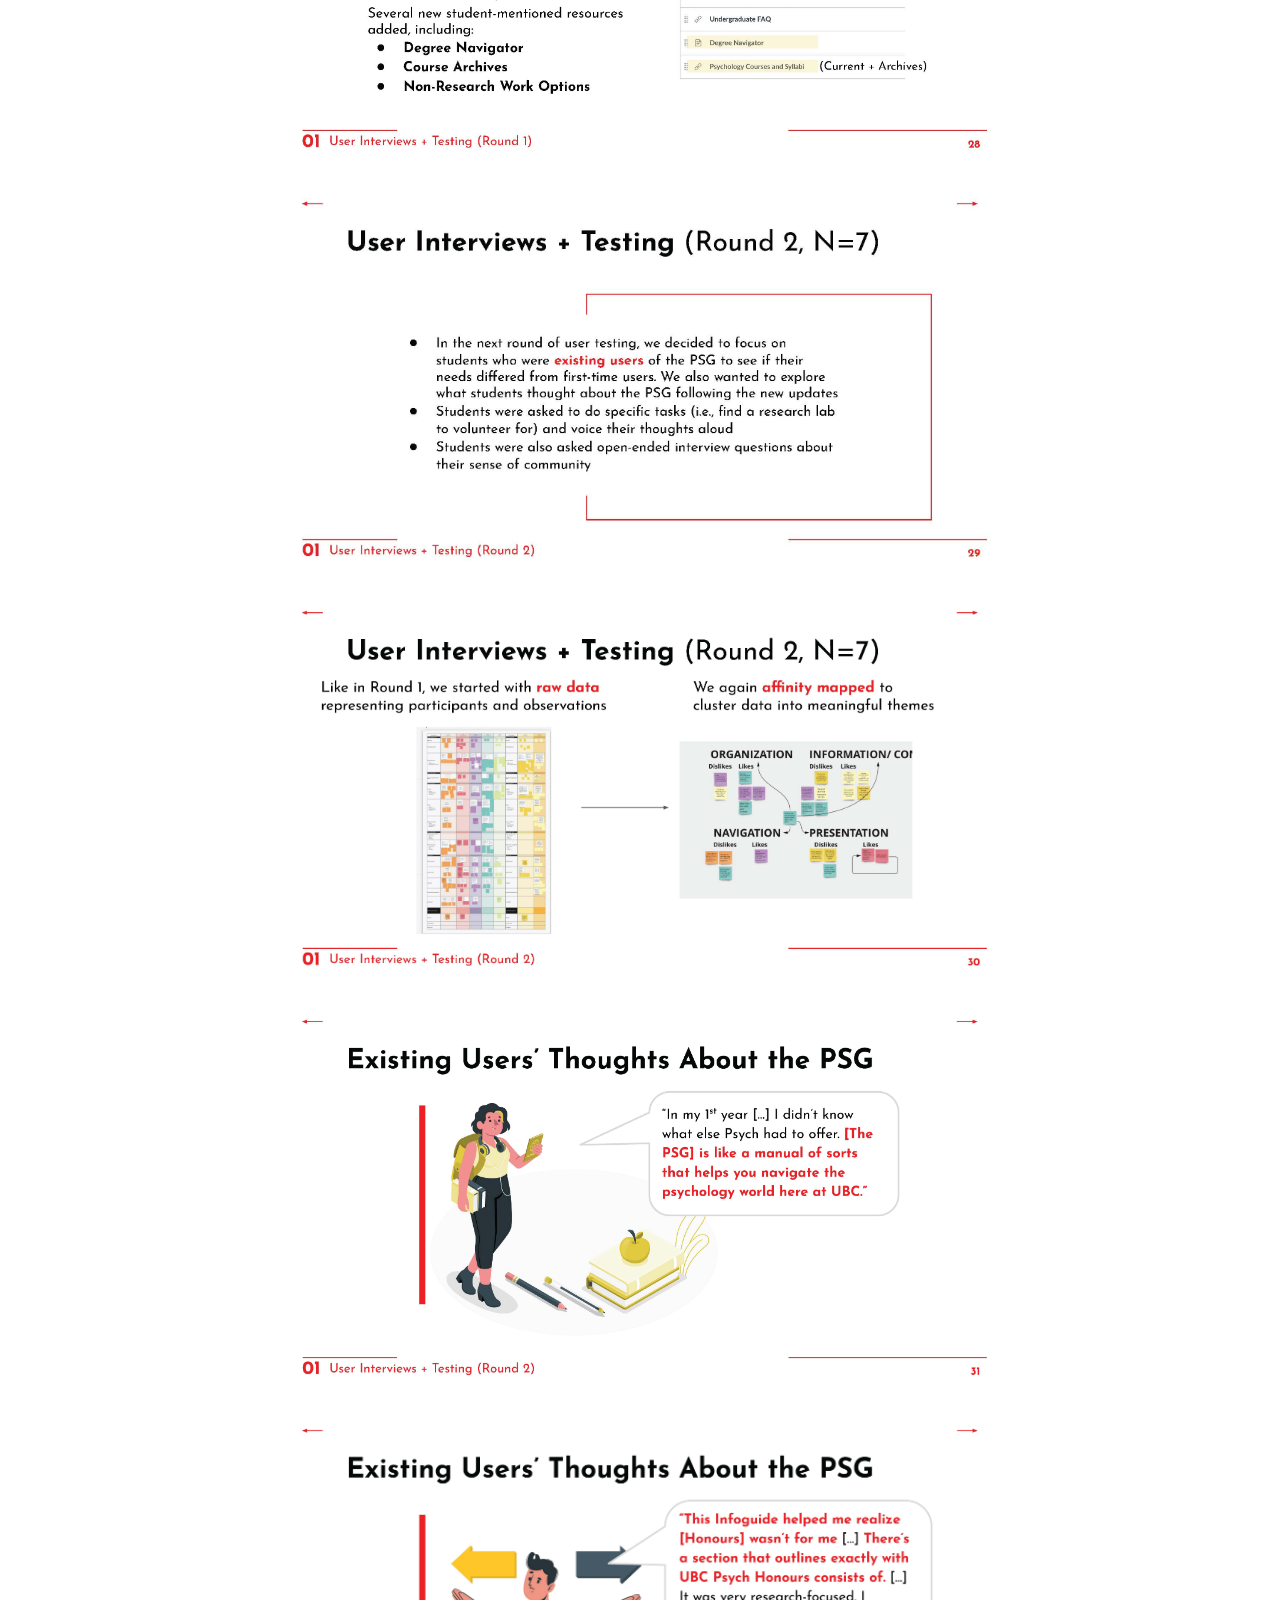
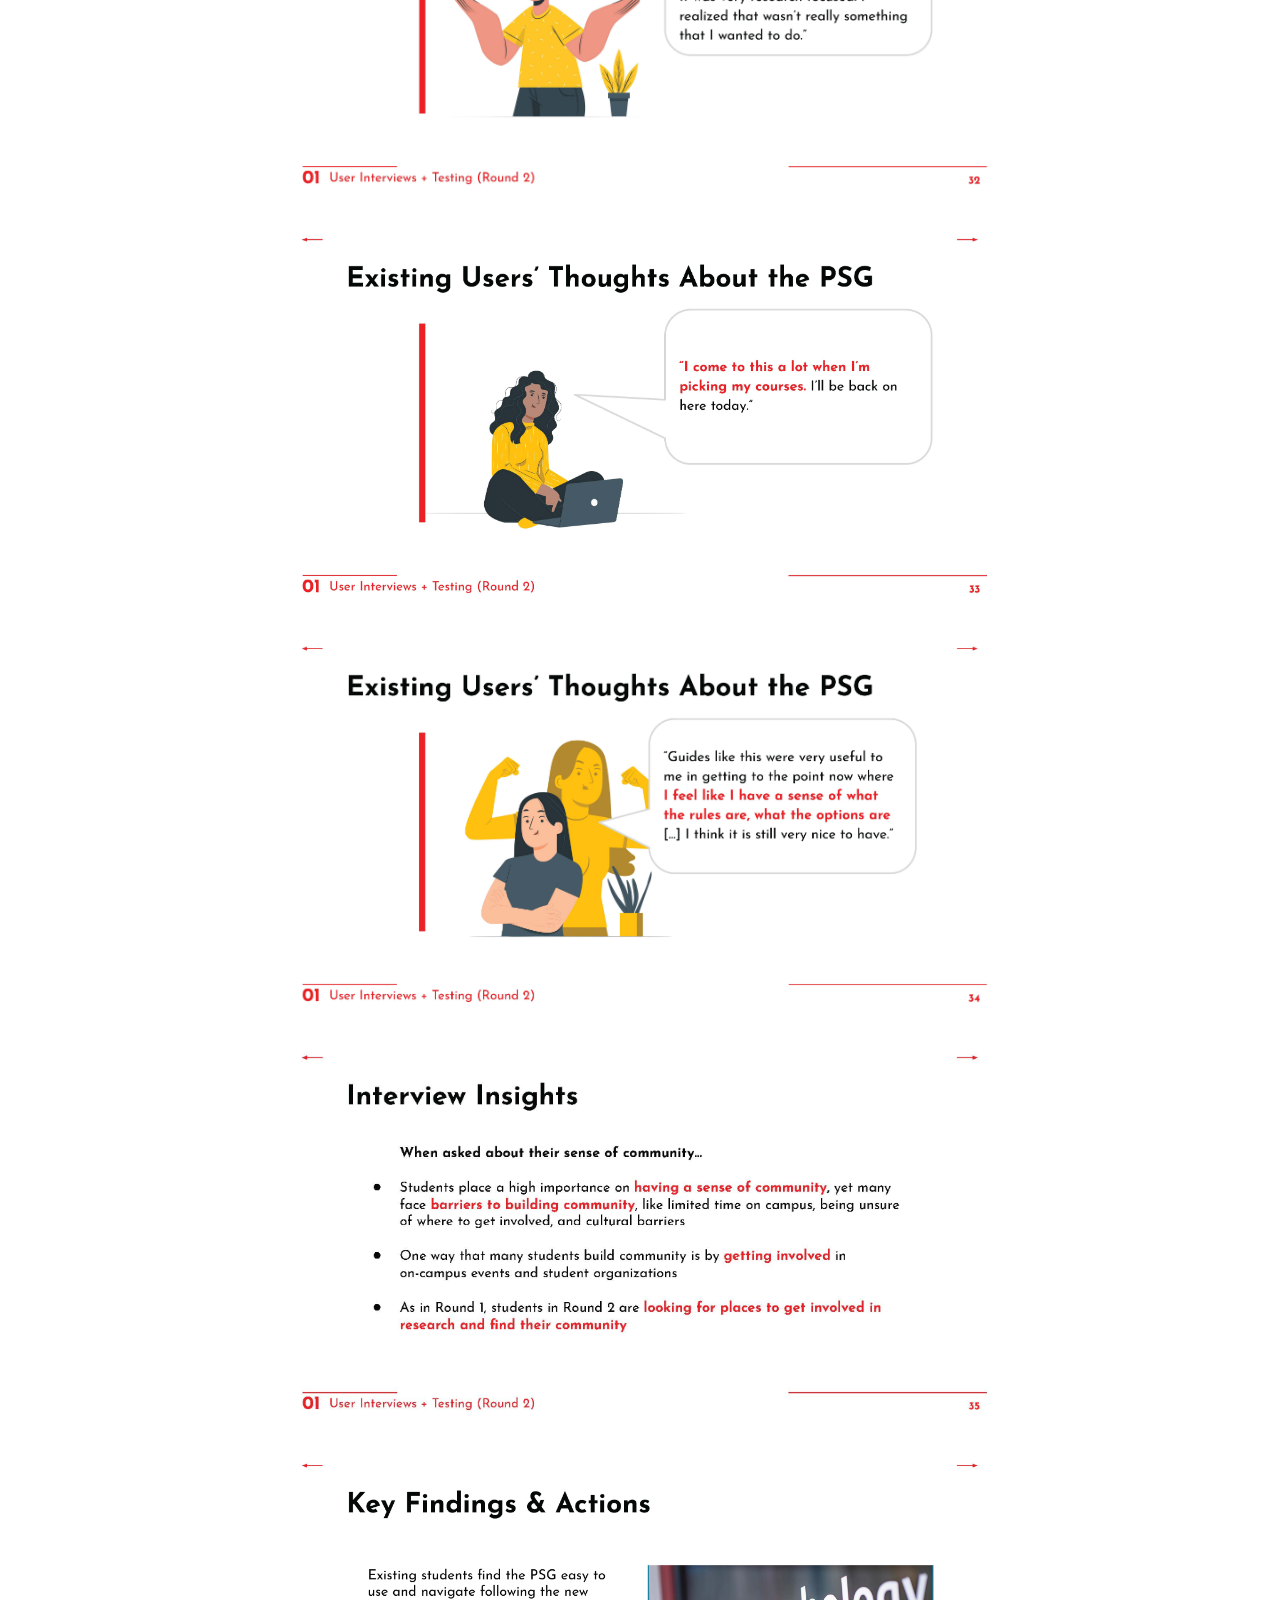
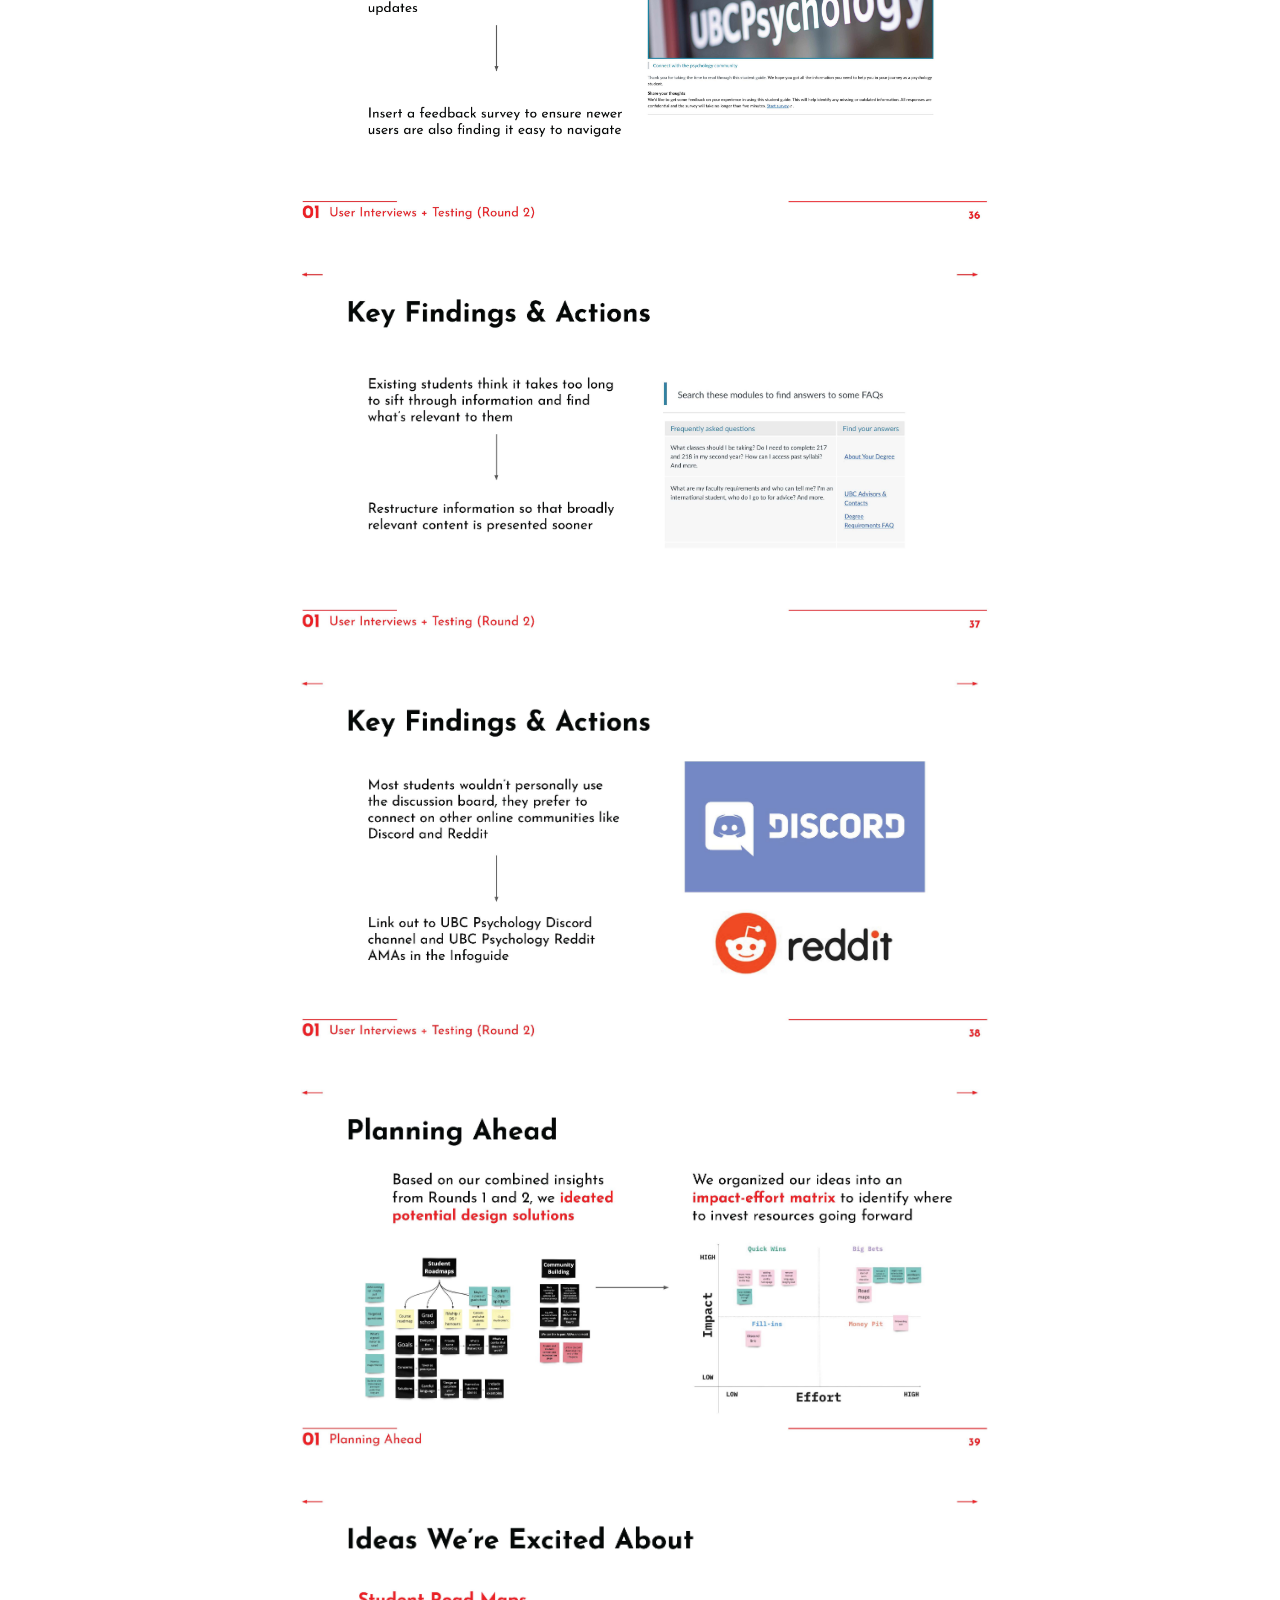
<file: UX.html>
<!DOCTYPE html>
<html>
    <head>
        <title>EDI User Experience Research</title>
        <meta charset="utf-8">
        <link rel="stylesheet" href="style.css">
      </head>
    <body style="background-color:white; margin:5% 10% 0% 10%;">
        <header style="margin-bottom: 0; padding-bottom: 0;">
            <nav>
                <table style="width:100%">
                    <tr>
                        <th style="width: 50%;"><a href="index.html"><h2> 
                            INDEX 
                        </h2></a></th>
                        <th style="width: 50%;"><a href="about.html"><h2> 
                            ABOUT 
                        </h2></a></th>
                      </tr>
                </table>
            </nav>   
            <h1 style="margin-top: -25%;">Zoe L.</h1>     
        </header>

        <table style="width:100%; margin-top: 100px;">
            <tr>
                <td>
                    <div>
                        <img src="Assets/EDI_UX/WRWG UX Research Summary S2022_Page_01.jpg" alt="GIS" style="width:70%; padding: 0 15% 0 15%;">
                    </div>
                </td>
            </tr>   
            <tr>
                <td style="padding: 0 15% 0 15%;vertical-align:top">
                    <div class="project_title">
                    <p class="subtext">
                        <b>Role:</b> User Research, Usability Testing, UX Design, Prototyping
                        <br><br><b>Team members: </b>Myself, Audrey Aday, & Kate Guan
                        <br><br><br>
                        <b>Project Description:</b>
                        <br><br>                        
                        This project’s goal was to help the University of British Columbia’s (UBC) Psychology Department improve the student experience by building community and enhancing the voices of those that identify as members of marginalized groups on their digital platforms.
                        <br><br>I worked with two Ph.D. researchers, in conjunction with major stakeholders including the University of British Columbia’s Equity Committee and the Psychology Department’s Communication team.
                        <br><br>We adopted an Agile workflow to implement and test both evaluative and generative research questions on three independent products (a student guide, an equity webpage, and a research assistant portal) in parallel. I designed, conducted, and analyzed usability tests, A/B testing, focus group interviews, heuristic testing, and affinity maps to generate actionable findings that enhance stakeholder goals.
                        <br><br>The pages presented is an excerpt from our report. The excerpt describes the process and findings of user interviews and testing on the Student Guide on Courseworks. From our key findings, we made some immediate changes to the page and proposed a list of potential long-term strategic design solutions and content guidelines that addresses the needs identified. This was organized upon an impact-effort matrix for the Equity Committee and Communication team to effectively identify where to best invest resources in the future.
                    </p>
                    </div>
                </td>
            </tr>
            <tr>
                <td>
                    <div>
                        <img src="Assets/EDI_UX/WRWG UX Research Summary S2022_Page_04.jpg" alt="GIS" style="width:70%; padding: 0 15% 0 15%;">
                    </div>
                </td>
            </tr> 
            <tr>
                <td>
                    <div>
                        <img src="Assets/EDI_UX/WRWG UX Research Summary S2022_Page_05.jpg" alt="GIS" style="width:70%; padding: 0 15% 0 15%;">
                    </div>
                </td>
            </tr> 
            <tr>
                <td>
                    <div>
                        <img src="Assets/EDI_UX/WRWG UX Research Summary S2022_Page_06.jpg" alt="GIS" style="width:70%; padding: 0 15% 0 15%;">
                    </div>
                </td>
            </tr> 
            <tr>
                <td>
                    <div>
                        <img src="Assets/EDI_UX/WRWG UX Research Summary S2022_Page_07.jpg" alt="GIS" style="width:70%; padding: 0 15% 0 15%;">
                    </div>
                </td>
            </tr>   
            <tr>
                <td>
                    <div>
                        <img src="Assets/EDI_UX/WRWG UX Research Summary S2022_Page_08.jpg" alt="GIS" style="width:70%; padding: 0 15% 0 15%;">
                    </div>
                </td>
            </tr> 
            <tr>
                <td>
                    <div>
                        <img src="Assets/EDI_UX/WRWG UX Research Summary S2022_Page_09.jpg" alt="GIS" style="width:70%; padding: 0 15% 0 15%;">
                    </div>
                </td>
            </tr> 
            <tr>
                <td>
                    <div>
                        <img src="Assets/EDI_UX/WRWG UX Research Summary S2022_Page_10.jpg" alt="GIS" style="width:70%; padding: 0 15% 0 15%;">
                    </div>
                </td>
            </tr> 
            <tr>
                <td>
                    <div>
                        <img src="Assets/EDI_UX/WRWG UX Research Summary S2022_Page_11.jpg" alt="GIS" style="width:70%; padding: 0 15% 0 15%;">
                    </div>
                </td>
            </tr> 
            <tr>
                <td>
                    <div>
                        <img src="Assets/EDI_UX/WRWG UX Research Summary S2022_Page_12.jpg" alt="GIS" style="width:70%; padding: 0 15% 0 15%;">
                    </div>
                </td>
            </tr> 
            <tr>
                <td>
                    <div>
                        <img src="Assets/EDI_UX/WRWG UX Research Summary S2022_Page_13.jpg" alt="GIS" style="width:70%; padding: 0 15% 0 15%;">
                    </div>
                </td>
            </tr> 
            <tr>
                <td>
                    <div>
                        <img src="Assets/EDI_UX/WRWG UX Research Summary S2022_Page_14.jpg" alt="GIS" style="width:70%; padding: 0 15% 0 15%;">
                    </div>
                </td>
            </tr> 
            <tr>
                <td>
                    <div>
                        <img src="Assets/EDI_UX/WRWG UX Research Summary S2022_Page_08.jpg" alt="GIS" style="width:70%; padding: 0 15% 0 15%;">
                    </div>
                </td>
            </tr> 
            <tr>
                <td>
                    <div>
                        <img src="Assets/EDI_UX/WRWG UX Research Summary S2022_Page_09.jpg" alt="GIS" style="width:70%; padding: 0 15% 0 15%;">
                    </div>
                </td>
            </tr> 
            <tr>
                <td>
                    <div>
                        <img src="Assets/EDI_UX/WRWG UX Research Summary S2022_Page_10.jpg" alt="GIS" style="width:70%; padding: 0 15% 0 15%;">
                    </div>
                </td>
            </tr> 
            <tr>
                <td>
                    <div>
                        <img src="Assets/EDI_UX/WRWG UX Research Summary S2022_Page_11.jpg" alt="GIS" style="width:70%; padding: 0 15% 0 15%;">
                    </div>
                </td>
            </tr> 
            <tr>
                <td>
                    <div>
                        <img src="Assets/EDI_UX/WRWG UX Research Summary S2022_Page_12.jpg" alt="GIS" style="width:70%; padding: 0 15% 0 15%;">
                    </div>
                </td>
            </tr> 
            <tr>
                <td>
                    <div>
                        <img src="Assets/EDI_UX/WRWG UX Research Summary S2022_Page_13.jpg" alt="GIS" style="width:70%; padding: 0 15% 0 15%;">
                    </div>
                </td>
            </tr> 
            <tr>
                <td>
                    <div>
                        <img src="Assets/EDI_UX/WRWG UX Research Summary S2022_Page_14.jpg" alt="GIS" style="width:70%; padding: 0 15% 0 15%;">
                    </div>
                </td>
            </tr> 
            <tr>
                <td>
                    <div>
                        <img src="Assets/EDI_UX/WRWG UX Research Summary S2022_Page_15.jpg" alt="GIS" style="width:70%; padding: 0 15% 0 15%;">
                    </div>
                </td>
            </tr> 
            <tr>
                <td>
                    <div>
                        <img src="Assets/EDI_UX/WRWG UX Research Summary S2022_Page_16.jpg" alt="GIS" style="width:70%; padding: 0 15% 0 15%;">
                    </div>
                </td>
            </tr> 
            <tr>
                <td>
                    <div>
                        <img src="Assets/EDI_UX/WRWG UX Research Summary S2022_Page_17.jpg" alt="GIS" style="width:70%; padding: 0 15% 0 15%;">
                    </div>
                </td>
            </tr> 
            <tr>
                <td>
                    <div>
                        <img src="Assets/EDI_UX/WRWG UX Research Summary S2022_Page_18.jpg" alt="GIS" style="width:70%; padding: 0 15% 0 15%;">
                    </div>
                </td>
            </tr> 
            <tr>
                <td>
                    <div>
                        <img src="Assets/EDI_UX/WRWG UX Research Summary S2022_Page_19.jpg" alt="GIS" style="width:70%; padding: 0 15% 0 15%;">
                    </div>
                </td>
            </tr> 
            <tr>
                <td>
                    <div>
                        <img src="Assets/EDI_UX/WRWG UX Research Summary S2022_Page_20.jpg" alt="GIS" style="width:70%; padding: 0 15% 0 15%;">
                    </div>
                </td>
            </tr> 
            <tr>
                <td>
                    <div>
                        <img src="Assets/EDI_UX/WRWG UX Research Summary S2022_Page_21.jpg" alt="GIS" style="width:70%; padding: 0 15% 0 15%;">
                    </div>
                </td>
            </tr> 
            <tr>
                <td>
                <div>
                    <img src="Assets/EDI_UX/WRWG UX Research Summary S2022_Page_22.jpg" alt="GIS" style="width:70%; padding: 0 15% 0 15%;">
                </div>
            </td>
            </tr> 
            <tr>
                <td>
                    <div>
                        <img src="Assets/EDI_UX/WRWG UX Research Summary S2022_Page_23.jpg" alt="GIS" style="width:70%; padding: 0 15% 0 15%;">
                    </div>
                </td>
            </tr> 
            <tr>
                <td>
                <div>
                    <img src="Assets/EDI_UX/WRWG UX Research Summary S2022_Page_24.jpg" alt="GIS" style="width:70%; padding: 0 15% 0 15%;">
                </div>
            </td>
        </tr>   
        <tr>
            <td>
                <div>
                    <img src="Assets/EDI_UX/WRWG UX Research Summary S2022_Page_25.jpg" alt="GIS" style="width:70%; padding: 0 15% 0 15%;">
                </div>
            </td>
        </tr> 
        <tr>
            <td>
                <div>
                    <img src="Assets/EDI_UX/WRWG UX Research Summary S2022_Page_26.jpg" alt="GIS" style="width:70%; padding: 0 15% 0 15%;">
                </div>
            </td>
        </tr> 
        <tr>
            <td>
                <div>
                    <img src="Assets/EDI_UX/WRWG UX Research Summary S2022_Page_27.jpg" alt="GIS" style="width:70%; padding: 0 15% 0 15%;">
                </div>
            </td>
        </tr> 
        <tr>
            <td>
                <div>
                    <img src="Assets/EDI_UX/WRWG UX Research Summary S2022_Page_28.jpg" alt="GIS" style="width:70%; padding: 0 15% 0 15%;">
                </div>
            </td>
        </tr>   
        <tr>
            <td>
                <div>
                    <img src="Assets/EDI_UX/WRWG UX Research Summary S2022_Page_29.jpg" alt="GIS" style="width:70%; padding: 0 15% 0 15%;">
                </div>
            </td>
        </tr> 
        <tr>
            <td>
                <div>
                    <img src="Assets/EDI_UX/WRWG UX Research Summary S2022_Page_30.jpg" alt="GIS" style="width:70%; padding: 0 15% 0 15%;">
                </div>
            </td>
        </tr> 
        <tr>
            <td>
                <div>
                    <img src="Assets/EDI_UX/WRWG UX Research Summary S2022_Page_31.jpg" alt="GIS" style="width:70%; padding: 0 15% 0 15%;">
                </div>
            </td>
        </tr> 
        <tr>
            <td>
                <div>
                    <img src="Assets/EDI_UX/WRWG UX Research Summary S2022_Page_32.jpg" alt="GIS" style="width:70%; padding: 0 15% 0 15%;">
                </div>
            </td>
        </tr> 
        <tr>
            <td>
                <div>
                    <img src="Assets/EDI_UX/WRWG UX Research Summary S2022_Page_33.jpg" alt="GIS" style="width:70%; padding: 0 15% 0 15%;">
                </div>
            </td>
        </tr> 
        <tr>
            <td>
                <div>
                    <img src="Assets/EDI_UX/WRWG UX Research Summary S2022_Page_34.jpg" alt="GIS" style="width:70%; padding: 0 15% 0 15%;">
                </div>
            </td>
        </tr> 
        <tr>
            <td>
                <div>
                    <img src="Assets/EDI_UX/WRWG UX Research Summary S2022_Page_35.jpg" alt="GIS" style="width:70%; padding: 0 15% 0 15%;">
                </div>
            </td>
        </tr> 
                    <tr>
                        <td>
                <div>
                    <img src="Assets/EDI_UX/WRWG UX Research Summary S2022_Page_36.jpg" alt="GIS" style="width:70%; padding: 0 15% 0 15%;">
                </div>
            </td>
        </tr> 
        <tr>
            <td>
                <div>
                    <img src="Assets/EDI_UX/WRWG UX Research Summary S2022_Page_37.jpg" alt="GIS" style="width:70%; padding: 0 15% 0 15%;">
                </div>
            </td>
        </tr> 
        <tr>
            <td>
                <div>
                    <img src="Assets/EDI_UX/WRWG UX Research Summary S2022_Page_38.jpg" alt="GIS" style="width:70%; padding: 0 15% 0 15%;">
                </div>
            </td>
        </tr> 
        <tr>
            <td>
                <div>
                    <img src="Assets/EDI_UX/WRWG UX Research Summary S2022_Page_39.jpg" alt="GIS" style="width:70%; padding: 0 15% 0 15%;">
                </div>
            </td>
        </tr> 
        <tr>
            <td>
                <div>
                    <img src="Assets/EDI_UX/WRWG UX Research Summary S2022_Page_40.jpg" alt="GIS" style="width:70%; padding: 0 15% 0 15%;">
                </div>
            </td>
        </tr> 
        <tr>
            <td>
                <div>
                    <img src="Assets/EDI_UX/WRWG UX Research Summary S2022_Page_41.jpg" alt="GIS" style="width:70%; padding: 0 15% 0 15%;">
                </div>
            </td>
        </tr> 
        <tr>
            <td>
                <div>
                    <img src="Assets/EDI_UX/WRWG UX Research Summary S2022_Page_42.jpg" alt="GIS" style="width:70%; padding: 0 15% 0 15%;">
                </div>
            </td>
        </tr> 
                    <tr>
                        <td>
                <div>
                    <img src="Assets/EDI_UX/WRWG UX Research Summary S2022_Page_43.jpg" alt="GIS" style="width:70%; padding: 0 15% 0 15%;">
                </div>
            </td>
        </tr> 
        <tr>
            <td>
                <div>
                    <img src="Assets/EDI_UX/WRWG UX Research Summary S2022_Page_44.jpg" alt="GIS" style="width:70%; padding: 0 15% 0 15%;">
                </div>
            </td>
        </tr> 
        <tr>
            <td>
                <div>
                    <img src="Assets/EDI_UX/WRWG UX Research Summary S2022_Page_45.jpg" alt="GIS" style="width:70%; padding: 0 15% 0 15%;">
                </div>
            </td>
        </tr> 
        <tr>
            <td>
                <div>
                    <img src="Assets/EDI_UX/WRWG UX Research Summary S2022_Page_46.jpg" alt="GIS" style="width:70%; padding: 0 15% 0 15%;">
                </div>
            </td>
        </tr> 
        <tr>
            <td>
                <div>
                    <img src="Assets/EDI_UX/WRWG UX Research Summary S2022_Page_47.jpg" alt="GIS" style="width:70%; padding: 0 15% 0 15%;">
                </div>
            </td>
        </tr> 
        <tr>
            <td>
                <div>
                    <img src="Assets/EDI_UX/WRWG UX Research Summary S2022_Page_48.jpg" alt="GIS" style="width:70%; padding: 0 15% 0 15%;">
                </div>
            </td>
        </tr> 
        <tr>
            <td>
                <div>
                    <img src="Assets/EDI_UX/WRWG UX Research Summary S2022_Page_49.jpg" alt="GIS" style="width:70%; padding: 0 15% 0 15%;">
                </div>
            </td>
        </tr> 
        <tr>
            <td>
            <div>
                <img src="Assets/EDI_UX/WRWG UX Research Summary S2022_Page_50.jpg" alt="GIS" style="width:70%; padding: 0 15% 0 15%;">
            </div>
        </td>
        </tr> 
        <tr>
            <td>
                <div>
                    <img src="Assets/EDI_UX/WRWG UX Research Summary S2022_Page_51.jpg" alt="GIS" style="width:70%; padding: 0 15% 0 15%;">
                </div>
            </td>
        </tr> 
        <tr>
            <td>
            <div>
                <img src="Assets/EDI_UX/WRWG UX Research Summary S2022_Page_52.jpg" alt="GIS" style="width:70%; padding: 0 15% 0 15%;">
            </div>
        </td>
    </tr> 
    <tr>
        <td>
        <div>
            <img src="Assets/EDI_UX/WRWG UX Research Summary S2022_Page_53.jpg" alt="GIS" style="width:70%; padding: 0 15% 0 15%;">
        </div>
    </td>
    </tr> 
        </table>
        <nav>
            <table style="width:100%">
                <tr>
                    <th style="width: 50%;"><a href="index.html"><h2> 
                        INDEX 
                    </h2></a></th>
                    <th style="width: 50%;"><a href="about.html"><h2> 
                        ABOUT 
                    </h2></a></th>
                  </tr>
            </table>
        </nav>   
    </body>
    <footer style="margin: 5%;">
        <p style="text-align: right; margin-bottom: 0px;">
        <a href="https://www.instagram.com/zoelin1122/"><img src="Assets/IG.png" alt="IG" style="padding:1%; width:5%"></a>
        <a href="https://www.linkedin.com/in/zoe-tzu-jo-lin-00b18047/"><img src="Assets/LI.png" alt="LI" style="padding:1%; width:5%"></a>
        <a href="Zoe Lin_CV.pdf"><img src="Assets/cv.png" alt="CV.png" style="padding:1%; width:5%"></a></p>
    </footer>
</html>
</file>
<file: style.css>
.log {
    max-width: 500px;
    padding: 30px;
    border: 1px solid black;
    margin-bottom: 100px;
    background: white;
  }

  .title {
    font-size: 30px;
    text-align:center;
    font-style: normal;
  }

  a:link {
    text-decoration: none;
    }

    /* visited link */
    a:visited {
    text-decoration: none;
    }

    /* mouse over link */
    a:hover {
    text-decoration: underline wavy;
    text-decoration-color: blue;
    }

    /* selected link */
    a:active {
    text-decoration: underline;
    }

    /* aside {
    width: 40%;
    padding-top: 15px;
    padding-right: 15px;
    margin-right: 25px;
    float: left;
    font-style: italic;
    } */

    .text{
    padding-top:10px;
    padding-bottom:20px; 
    line-height: 150% ; 
    color: black; 
    font-size: 150%; 
    font-family: 'Gill Sans', 'Gill Sans MT', Calibri, 'Trebuchet MS', sans-serif;
    }
    .subtext, li{
        padding:10px 20px 20px 20px;
        line-height: 120% ; 
        color: black; 
        font-size: 100%; 
        font-family: 'Gill Sans', 'Gill Sans MT', Calibri, 'Trebuchet MS', sans-serif;
        }

    h1 {
    margin-bottom: 100px; 
    padding-left: 5%; 
    font-family: 'Gill Sans', 'Gill Sans MT', Calibri, 'Trebuchet MS', sans-serif;
    font-style:oblique;
    color: blue; 
    font-size: 1500%; 
    line-height: 80%;
    }

    h2 {
    text-align:center;
    font-family: Georgia, 'Times New Roman', Times, serif; 
    font-style: italic; color: blue; 
    font-size: larger;
    }

    span {
    color: black; 
    font-size: 150%; 
    font-family: Georgia, 'Times New Roman', Times, serif;
    line-height: 150%;
    }
    span b{
        font-style: oblique; 
        color:blue; 
        font-size: 1300%;
        margin-top: 10vh;
    }

    .project:hover{
        filter: grayscale(100%) opacity(50%);
    }
    
    p{
        padding-top:10px;
        padding-bottom:20px; 
        line-height: 150% ; 
        color: black; 
        font-size: 150%; 
        font-family: 'Gill Sans', 'Gill Sans MT', Calibri, 'Trebuchet MS', sans-serif;
    }
    
    .project{
        margin:0 0 10% 15%;
        filter: drop-shadow(0.2rem 0.2rem 0.3rem #666);
    }
</file>
